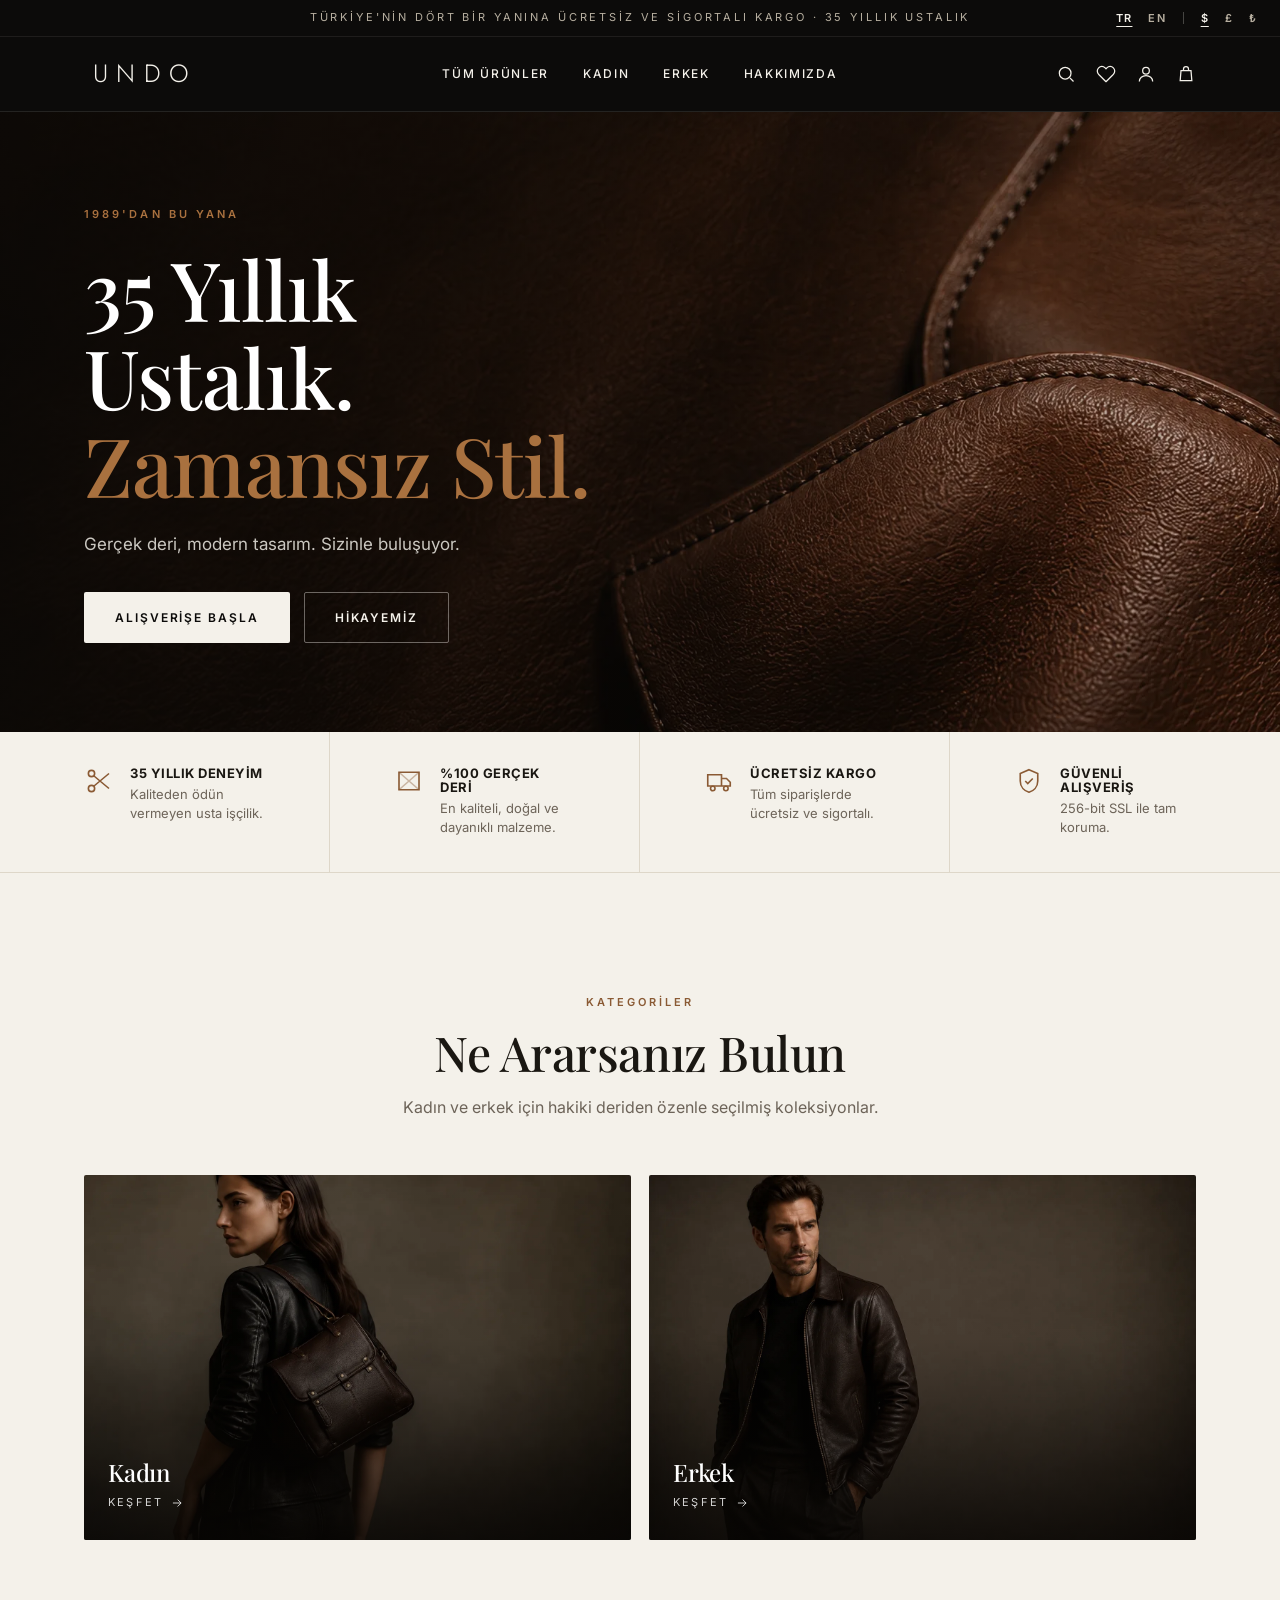
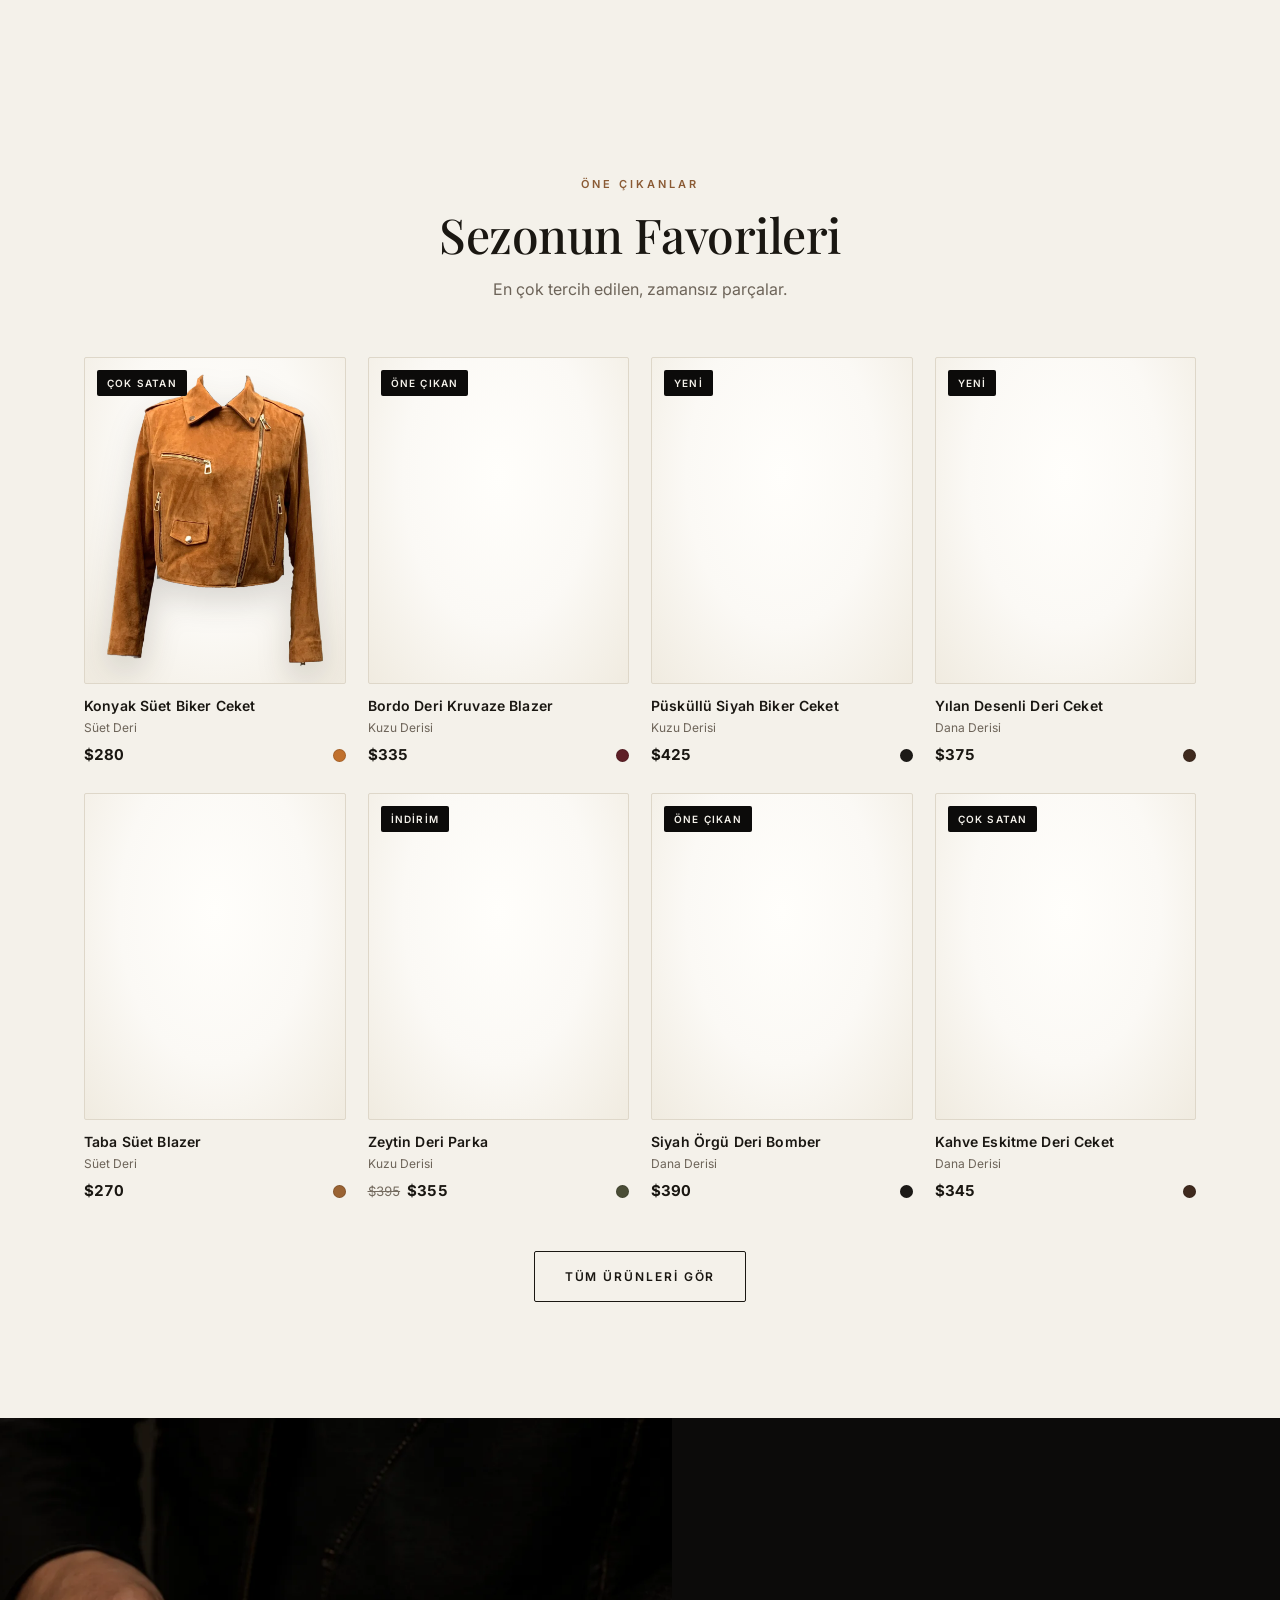
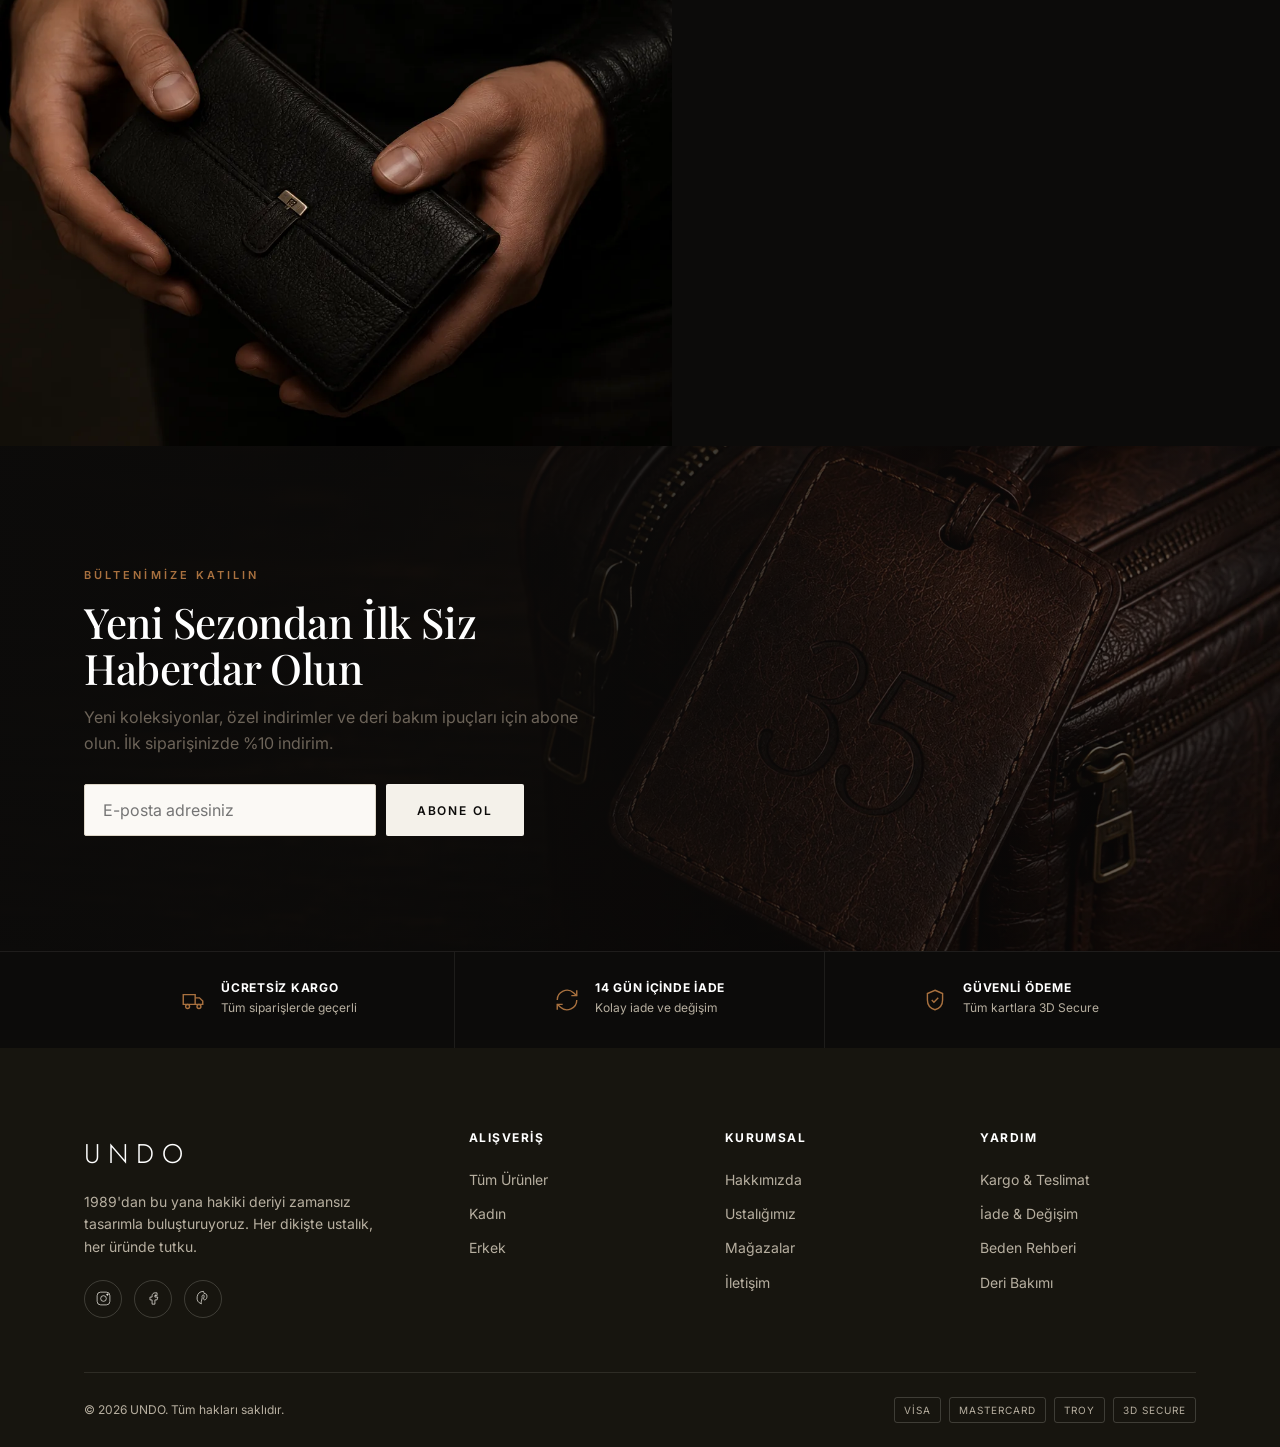
<file: index.html>
<!DOCTYPE html>
<html lang="tr">
<head>
<meta charset="UTF-8">
<meta name="viewport" content="width=device-width, initial-scale=1">
<script src="js/i18n.js"></script>
<title>UNDO — Hakiki Deri Ceket & Palto</title>
<meta name="description" content="35 yıllık ustalık. Zamansız stil. Hakiki deriden el yapımı ceket, palto ve deri giyim koleksiyonu.">
<link rel="icon" href="assets/favicon.svg" type="image/svg+xml">
<meta name="theme-color" content="#0c0b0a">
<link rel="preconnect" href="https://fonts.googleapis.com">
<link rel="preconnect" href="https://fonts.gstatic.com" crossorigin>
<link href="https://fonts.googleapis.com/css2?family=Playfair+Display:ital,wght@0,400;0,500;0,600;1,400;1,500&family=Inter:wght@400;500;600;700&family=Jost:wght@300;400;500&display=swap" rel="stylesheet">
<link rel="stylesheet" href="css/style.css">
</head>
<body data-page="home" data-nav="">
<div id="site-header"></div>

<!-- HERO -->
<section class="hero">
  <div class="hero-bg" id="hero-bg"></div>
  <div class="hero-inner">
    <div class="hero-copy">
      <span class="eyebrow" style="color:var(--caramel)">1989'dan bu yana</span>
      <h1>35 Yıllık Ustalık.<span class="thin">Zamansız Stil.</span></h1>
      <p>Gerçek deri, modern tasarım. Sizinle buluşuyor.</p>
      <div class="hero-cta">
        <a href="shop.html" class="btn btn-solid">Alışverişe Başla</a>
        <a href="about.html" class="btn btn-ghost-dark">Hikayemiz</a>
      </div>
    </div>
  </div>
</section>

<!-- FEATURES -->
<section class="features">
  <div class="wrap" style="padding-inline:0">
    <div class="features-grid" id="feature-strip"></div>
  </div>
</section>

<!-- CATEGORIES -->
<section class="section">
  <div class="wrap">
    <div class="section-head reveal">
      <span class="eyebrow">Kategoriler</span>
      <h2>Ne Ararsanız Bulun</h2>
      <p>Kadın ve erkek için hakiki deriden özenle seçilmiş koleksiyonlar.</p>
    </div>
    <div class="cat-grid reveal" id="home-cats"></div>
  </div>
</section>

<!-- FEATURED PRODUCTS -->
<section class="section">
  <div class="wrap">
    <div class="section-head reveal">
      <span class="eyebrow">Öne Çıkanlar</span>
      <h2>Sezonun Favorileri</h2>
      <p>En çok tercih edilen, zamansız parçalar.</p>
    </div>
    <div class="product-grid cols-4 reveal" id="home-products"></div>
    <div class="center" style="margin-top:48px">
      <a href="shop.html" class="btn btn-outline">Tüm Ürünleri Gör</a>
    </div>
  </div>
</section>

<!-- STORY BAND -->
<section class="story">
  <div class="story-grid">
    <!-- SOL: görsel. Video hazır olunca bu <img> yerine:
         <video src="assets/VIDEO.mp4" poster="assets/hero.webp" controls playsinline></video> -->
    <div class="story-media">
      <img src="assets/cat-aksesuar.webp" alt="Usta elleri arasında işlenmiş deri" loading="lazy" decoding="async">
    </div>
    <!-- SAĞ: metin + mühür görseli (arka planda) -->
    <div class="story-copy story-seal reveal">
      <span class="eyebrow" style="color:var(--caramel)">Ustalığın Hikayesi</span>
      <h2>Her dikişte bir hikaye,<br><em>her üründe bir iz.</em></h2>
      <p>1989'dan bu yana en kaliteli derileri ustalıkla şekillendiriyor, zamana meydan okuyan ürünler tasarlıyoruz. Çünkü bizim için deri sadece bir malzeme değil, bir mirastır.</p>
      <p>Kullandıkça yumuşayan, size özel bir patina kazanan parçalar üretiyoruz — bir sezonluk değil, bir ömürlük.</p>
      <a href="about.html" class="btn btn-ghost-dark">Hakkımızda</a>
    </div>
  </div>
</section>

<!-- NEWSLETTER -->
<section class="section news news-photo">
  <div class="wrap">
    <div class="news-inner reveal">
      <span class="eyebrow">Bültenimize Katılın</span>
      <h2>Yeni Sezondan İlk Siz Haberdar Olun</h2>
      <p>Yeni koleksiyonlar, özel indirimler ve deri bakım ipuçları için abone olun. İlk siparişinizde %10 indirim.</p>
      <form class="news-form" onsubmit="event.preventDefault(); this.reset(); toast('Teşekkürler! Aboneliğiniz alındı.');">
        <input type="email" placeholder="E-posta adresiniz" required>
        <button class="btn btn-solid" type="submit">Abone Ol</button>
      </form>
    </div>
  </div>
</section>

<div id="site-footer"></div>

<script src="js/products.js"></script>
<script src="js/auth.js"></script>
<script src="js/app.js"></script>
<script>
  // hero görseli
  document.getElementById("hero-bg").innerHTML = `<img src="${ASSETS.hero}" alt="">`;
  // feature strip
  document.getElementById("feature-strip").innerHTML = [
    [IC.scissors,"35 Yıllık Deneyim","Kaliteden ödün vermeyen usta işçilik."],
    [IC.leather,"%100 Gerçek Deri","En kaliteli, doğal ve dayanıklı malzeme."],
    [IC.truck,"Ücretsiz Kargo","Tüm siparişlerde ücretsiz ve sigortalı."],
    [IC.shield,"Güvenli Alışveriş","256-bit SSL ile tam koruma."],
  ].map(([ic,t,p])=>`<div class="feature">${ic}<div><h4>${t}</h4><p>${p}</p></div></div>`).join("");
</script>
</body>
</html>
</file>
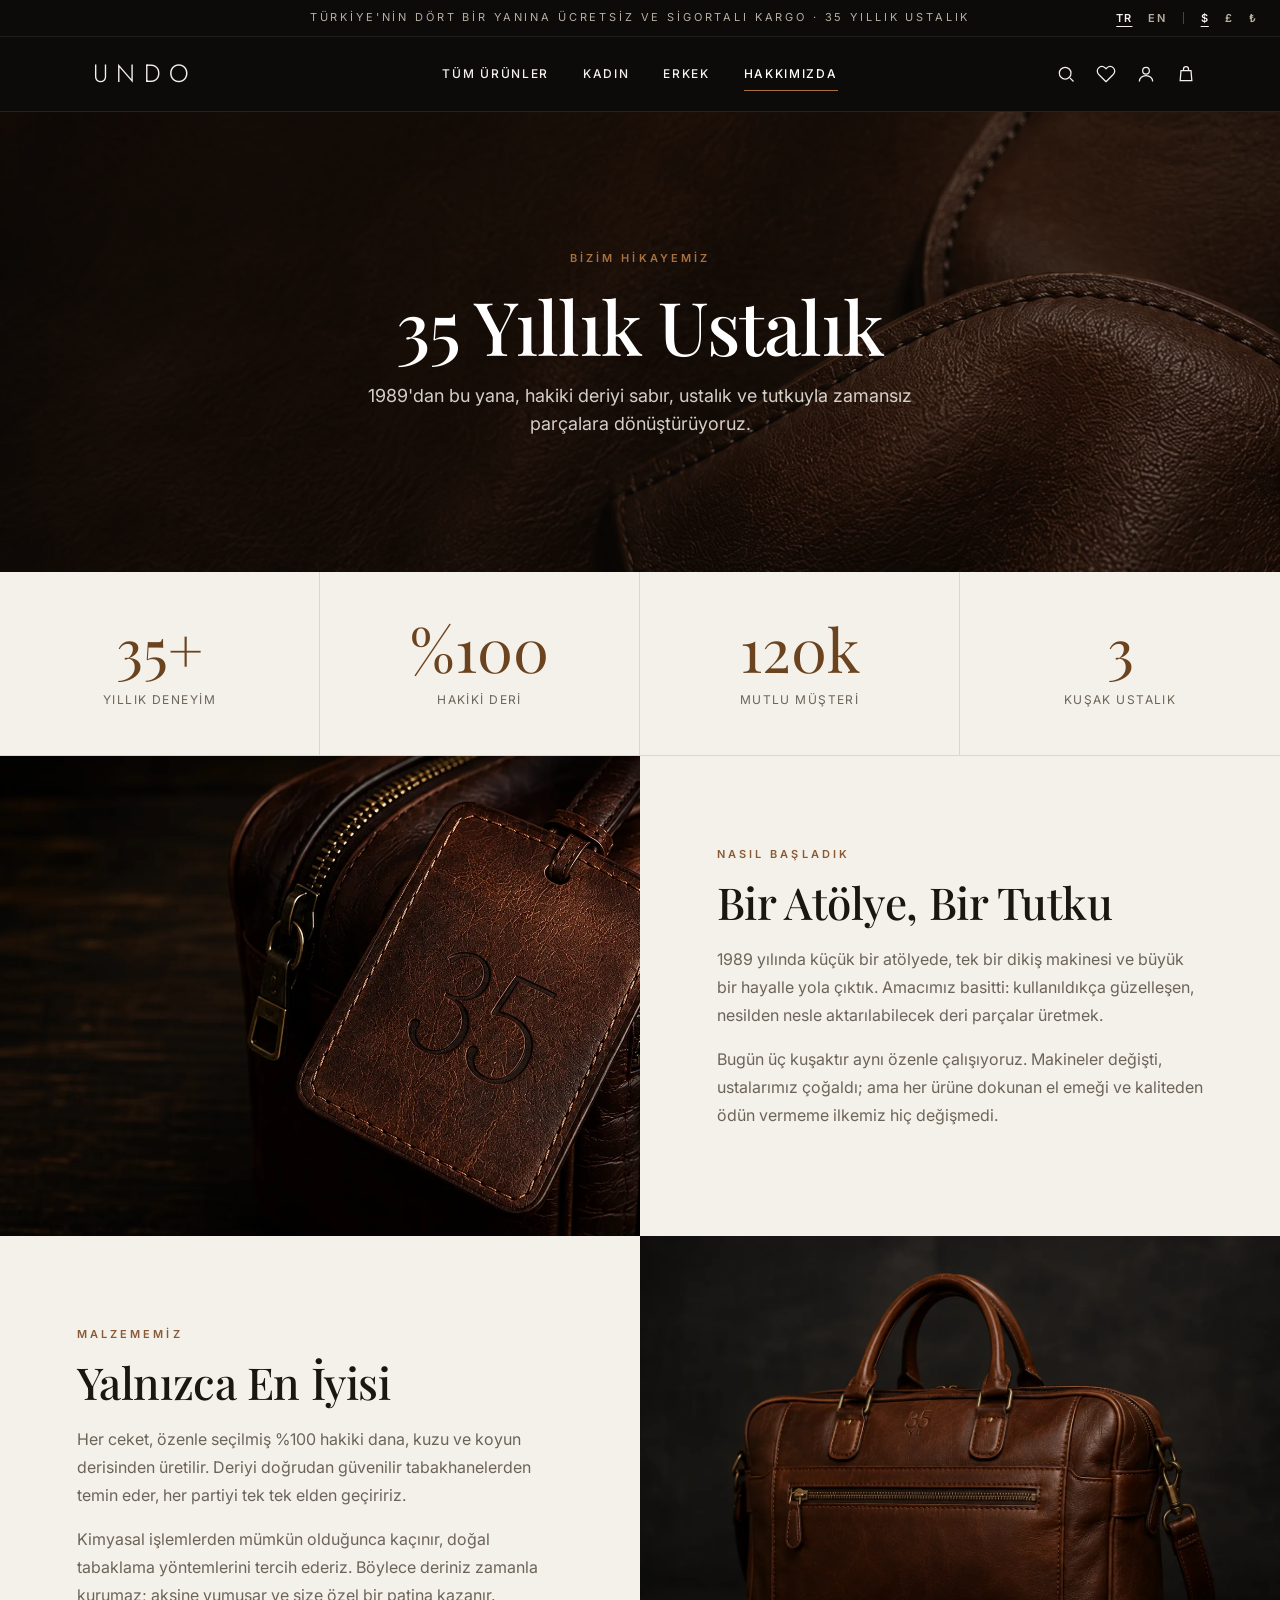
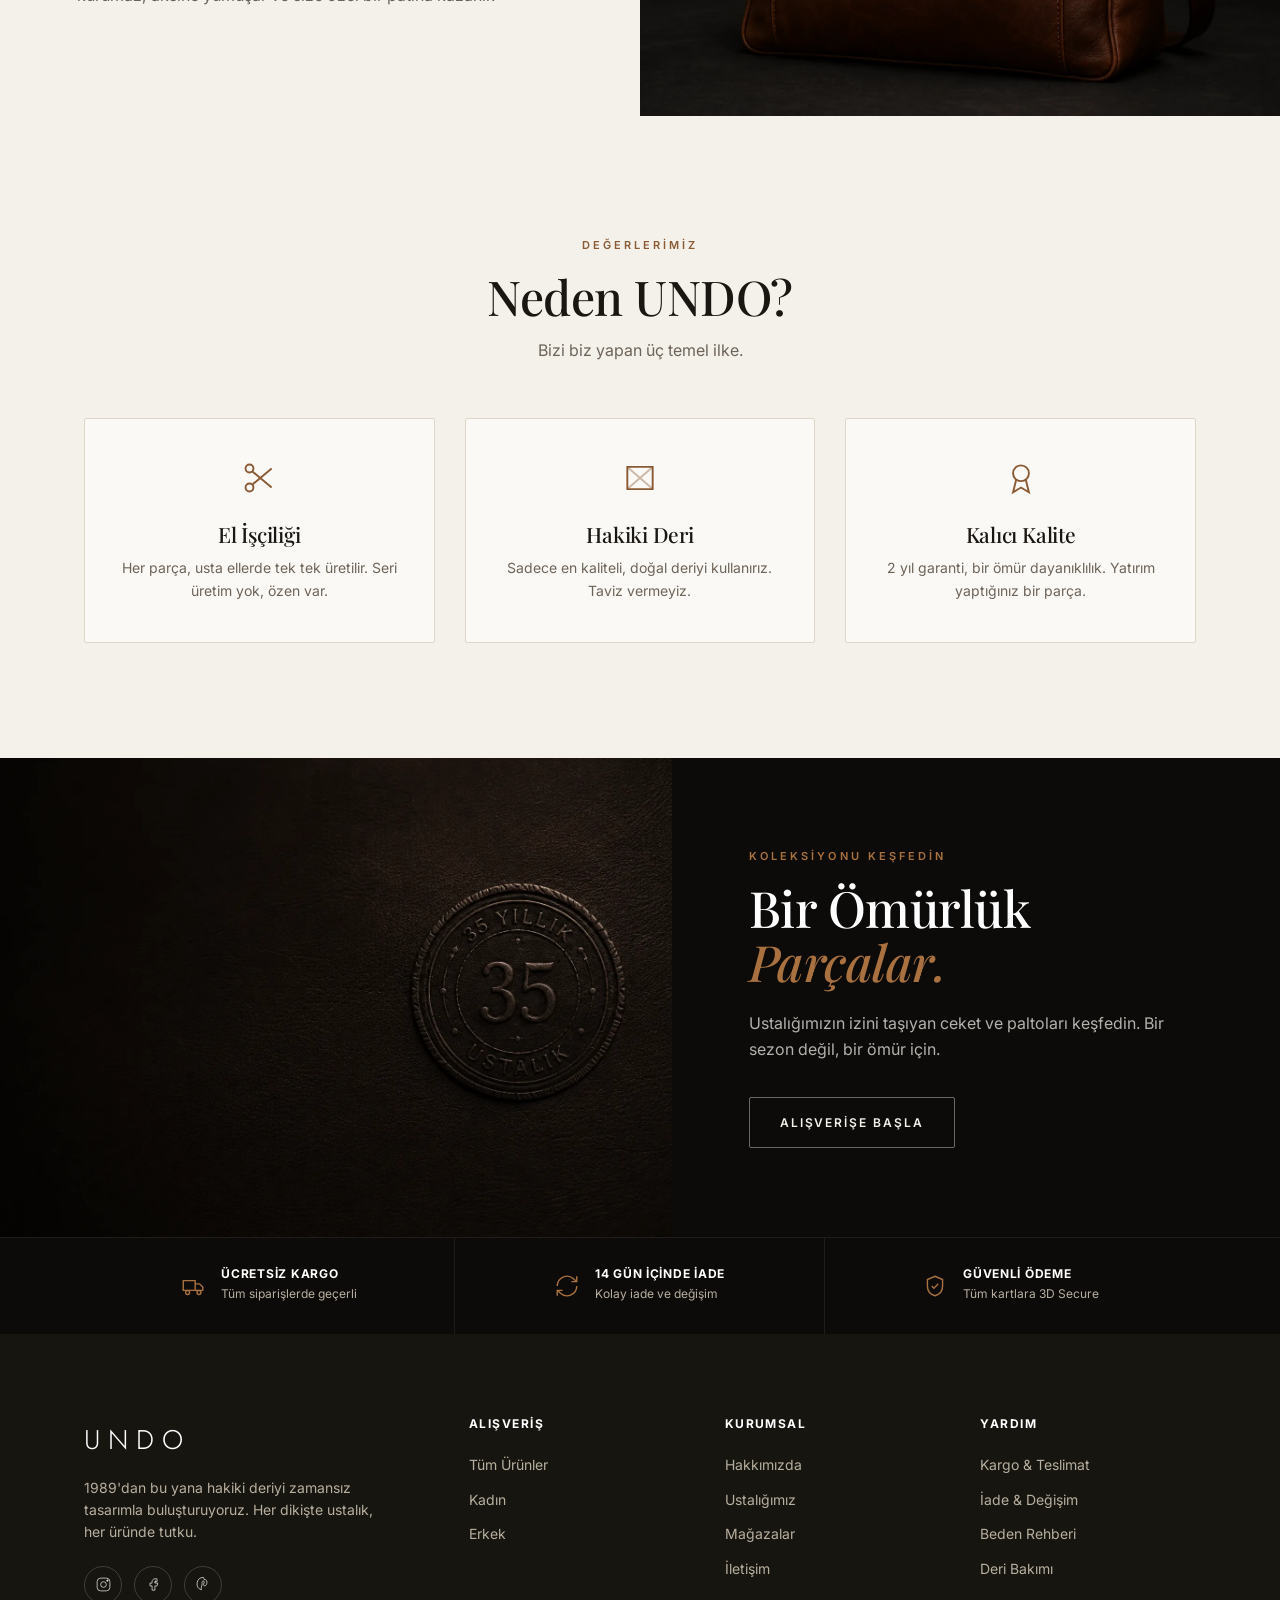
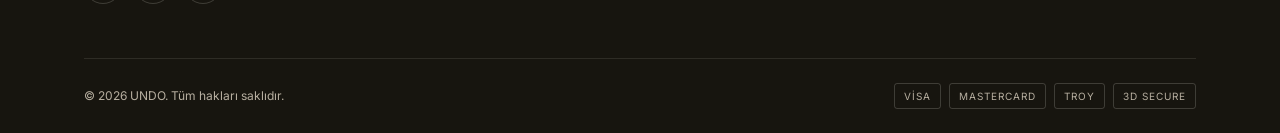
<file: about.html>
<!DOCTYPE html>
<html lang="tr">
<head>
<meta charset="UTF-8">
<meta name="viewport" content="width=device-width, initial-scale=1">
<script src="js/i18n.js"></script>
<title>Hakkımızda · UNDO</title>
<meta name="description" content="1989'dan bu yana hakiki deriyi zamansız tasarımla buluşturan UNDO'nun hikayesi.">
<link rel="icon" href="assets/favicon.svg" type="image/svg+xml">
<meta name="theme-color" content="#0c0b0a">
<link rel="preconnect" href="https://fonts.googleapis.com">
<link rel="preconnect" href="https://fonts.gstatic.com" crossorigin>
<link href="https://fonts.googleapis.com/css2?family=Playfair+Display:ital,wght@0,400;0,500;0,600;1,400;1,500&family=Inter:wght@400;500;600;700&family=Jost:wght@300;400;500&display=swap" rel="stylesheet">
<link rel="stylesheet" href="css/style.css">
</head>
<body data-page="about" data-nav="Hakkımızda">
<div id="site-header"></div>

<!-- HERO -->
<section class="about-hero">
  <div class="hero-bg" id="about-bg"></div>
  <div class="about-hero-inner">
    <span class="eyebrow" style="color:var(--caramel)">Bizim Hikayemiz</span>
    <h1>35 Yıllık Ustalık</h1>
    <p>1989'dan bu yana, hakiki deriyi sabır, ustalık ve tutkuyla zamansız parçalara dönüştürüyoruz.</p>
  </div>
</section>

<!-- STATS -->
<section class="about-stats">
  <div class="stat"><div class="num">35+</div><div class="lbl">Yıllık Deneyim</div></div>
  <div class="stat"><div class="num">%100</div><div class="lbl">Hakiki Deri</div></div>
  <div class="stat"><div class="num">120k</div><div class="lbl">Mutlu Müşteri</div></div>
  <div class="stat"><div class="num">3</div><div class="lbl">Kuşak Ustalık</div></div>
</section>

<!-- STORY 1 -->
<section class="split">
  <div class="split-media"><img class="ph" id="about-img1" alt="Atölye"></div>
  <div class="split-copy reveal">
    <span class="eyebrow">Nasıl Başladık</span>
    <h2>Bir Atölye, Bir Tutku</h2>
    <p>1989 yılında küçük bir atölyede, tek bir dikiş makinesi ve büyük bir hayalle yola çıktık. Amacımız basitti: kullanıldıkça güzelleşen, nesilden nesle aktarılabilecek deri parçalar üretmek.</p>
    <p>Bugün üç kuşaktır aynı özenle çalışıyoruz. Makineler değişti, ustalarımız çoğaldı; ama her ürüne dokunan el emeği ve kaliteden ödün vermeme ilkemiz hiç değişmedi.</p>
  </div>
</section>

<!-- STORY 2 -->
<section class="split rev">
  <div class="split-media"><img class="ph" id="about-img2" alt="Deri seçimi"></div>
  <div class="split-copy reveal">
    <span class="eyebrow">Malzememiz</span>
    <h2>Yalnızca En İyisi</h2>
    <p>Her ceket, özenle seçilmiş %100 hakiki dana, kuzu ve koyun derisinden üretilir. Deriyi doğrudan güvenilir tabakhanelerden temin eder, her partiyi tek tek elden geçiririz.</p>
    <p>Kimyasal işlemlerden mümkün olduğunca kaçınır, doğal tabaklama yöntemlerini tercih ederiz. Böylece deriniz zamanla kurumaz; aksine yumuşar ve size özel bir patina kazanır.</p>
  </div>
</section>

<!-- VALUES -->
<section class="section">
  <div class="wrap">
    <div class="section-head reveal">
      <span class="eyebrow">Değerlerimiz</span>
      <h2>Neden UNDO?</h2>
      <p>Bizi biz yapan üç temel ilke.</p>
    </div>
    <div class="values-grid reveal" id="about-values"></div>
  </div>
</section>

<!-- CTA -->
<section class="story">
  <div class="story-grid">
    <div class="story-media"><img class="ph" id="about-img3" alt=""></div>
    <div class="story-copy reveal">
      <span class="eyebrow" style="color:var(--caramel)">Koleksiyonu Keşfedin</span>
      <h2>Bir Ömürlük<br><em>Parçalar.</em></h2>
      <p>Ustalığımızın izini taşıyan ceket ve paltoları keşfedin. Bir sezon değil, bir ömür için.</p>
      <a href="shop.html" class="btn btn-ghost-dark">Alışverişe Başla</a>
    </div>
  </div>
</section>

<div id="site-footer"></div>
<script src="js/products.js"></script>
<script src="js/auth.js"></script>
<script src="js/app.js"></script>
<script>
  document.getElementById("about-bg").innerHTML = `<img src="${ASSETS.hero}" alt="">`;
  document.getElementById("about-img1").src = ASSETS.footer;
  document.getElementById("about-img2").src = ASSETS.cat.koleksiyon;
  document.getElementById("about-img3").src = ASSETS.story;
  document.getElementById("about-values").innerHTML = [
    [IC.scissors,"El İşçiliği","Her parça, usta ellerde tek tek üretilir. Seri üretim yok, özen var."],
    [IC.leather,"Hakiki Deri","Sadece en kaliteli, doğal deriyi kullanırız. Taviz vermeyiz."],
    [IC.award,"Kalıcı Kalite","2 yıl garanti, bir ömür dayanıklılık. Yatırım yaptığınız bir parça."],
  ].map(([ic,t,p])=>`<div class="value-card">${ic}<h3>${t}</h3><p>${p}</p></div>`).join("");
</script>
</body>
</html>
</file>
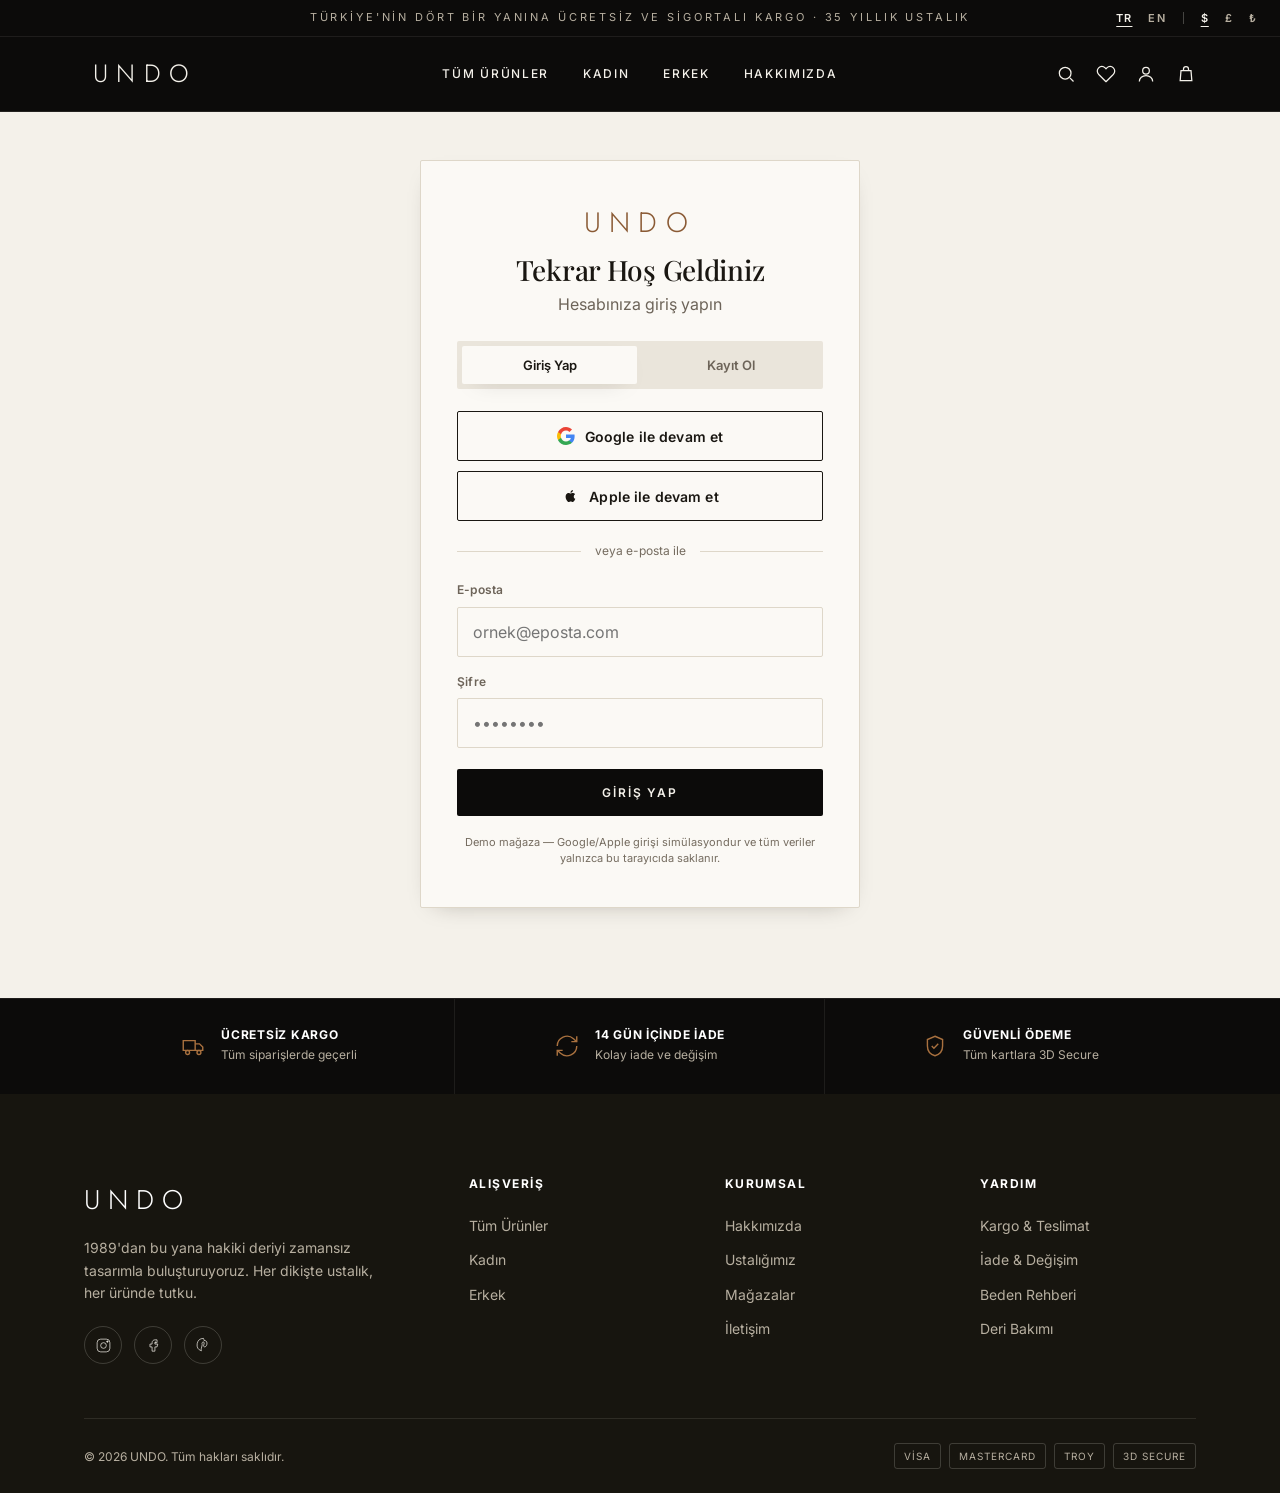
<file: account.html>
<!DOCTYPE html>
<html lang="tr">
<head>
<meta charset="UTF-8">
<meta name="viewport" content="width=device-width, initial-scale=1">
<script src="js/i18n.js"></script>
<title>Hesabım · UNDO</title>
<meta name="robots" content="noindex">
<link rel="icon" href="assets/favicon.svg" type="image/svg+xml">
<meta name="theme-color" content="#0c0b0a">
<link rel="preconnect" href="https://fonts.googleapis.com">
<link rel="preconnect" href="https://fonts.gstatic.com" crossorigin>
<link href="https://fonts.googleapis.com/css2?family=Playfair+Display:ital,wght@0,400;0,500;0,600;1,400;1,500&family=Inter:wght@400;500;600;700&family=Jost:wght@300;400;500&display=swap" rel="stylesheet">
<link rel="stylesheet" href="css/style.css">
</head>
<body data-page="account" data-nav="">
<div id="site-header"></div>

<div class="wrap account-wrap" id="account-root"></div>

<div id="site-footer"></div>
<script src="js/products.js"></script>
<script src="js/auth.js"></script>
<script src="js/app.js"></script>
</body>
</html>
</file>
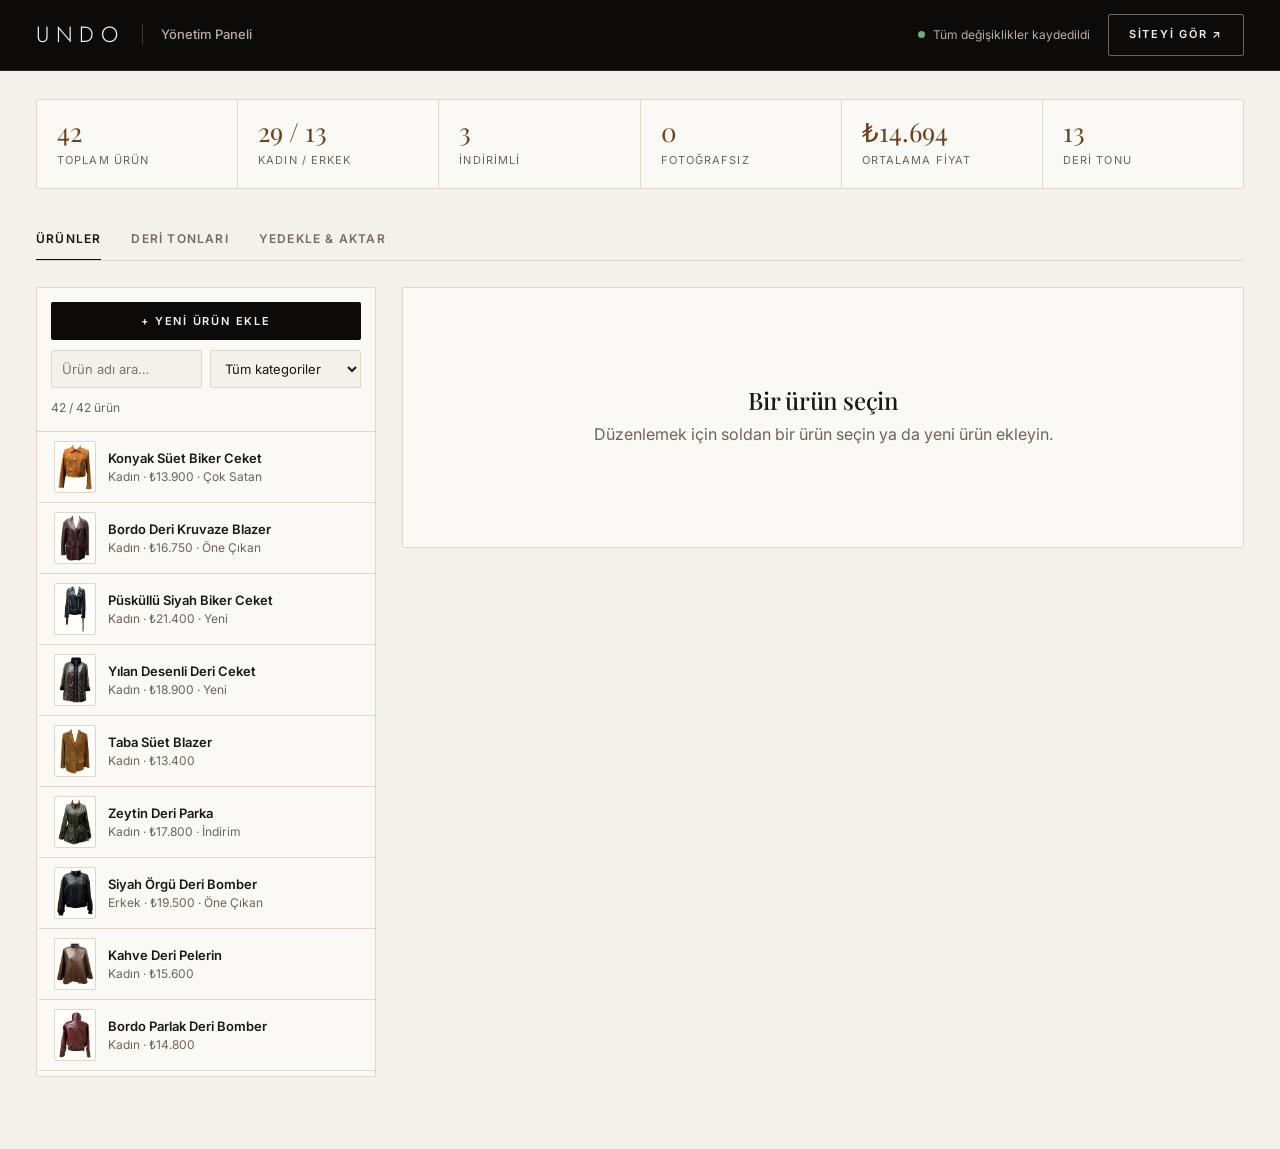
<file: admin.html>
<!DOCTYPE html>
<html lang="tr" data-i18n="off">
<head>
<meta charset="UTF-8">
<meta name="viewport" content="width=device-width, initial-scale=1">
<script src="js/i18n.js"></script>
<title>UNDO · Yönetim Paneli — Ürün Yönetimi</title>
<meta name="robots" content="noindex">
<link rel="icon" href="assets/favicon.svg" type="image/svg+xml">
<meta name="theme-color" content="#0c0b0a">
<link rel="preconnect" href="https://fonts.googleapis.com">
<link rel="preconnect" href="https://fonts.gstatic.com" crossorigin>
<link href="https://fonts.googleapis.com/css2?family=Playfair+Display:wght@400;500;600&family=Inter:wght@400;500;600;700&family=Jost:wght@300;400;500&display=swap" rel="stylesheet">
<link rel="stylesheet" href="css/style.css">
<link rel="stylesheet" href="css/admin.css">
</head>
<body class="admin">

<!-- ===== HEADER ===== -->
<header class="adm-header">
  <div class="adm-header-inner">
    <a href="index.html" class="adm-brand">
      <span class="mark">UNDO</span>
      <span class="adm-brand-txt">Yönetim Paneli</span>
    </a>
    <div class="adm-header-actions">
      <span id="save-status" class="save-status is-saved">Tüm değişiklikler kaydedildi</span>
      <a href="index.html" class="btn btn-outline btn-sm" target="_blank" rel="noopener">Siteyi Gör ↗</a>
    </div>
  </div>
</header>

<main class="adm-main">

  <!-- ===== STATS ===== -->
  <section class="adm-stats" id="adm-stats"></section>

  <!-- ===== TABS ===== -->
  <nav class="adm-tabs" role="tablist">
    <button class="adm-tab active" data-tab="tab-products" role="tab">Ürünler</button>
    <button class="adm-tab" data-tab="tab-tones" role="tab">Deri Tonları</button>
    <button class="adm-tab" data-tab="tab-backup" role="tab">Yedekle &amp; Aktar</button>
  </nav>

  <!-- ===== PRODUCTS ===== -->
  <section id="tab-products" class="adm-panel active" role="tabpanel">
    <div class="adm-split">
      <!-- list -->
      <div class="adm-list-col">
        <div class="adm-list-head">
          <button class="btn btn-solid btn-sm btn-block" id="new-product">+ Yeni Ürün Ekle</button>
          <div class="adm-list-filters">
            <input type="search" id="search" placeholder="Ürün adı ara…" aria-label="Ürün ara">
            <select id="filter-cat" aria-label="Kategori filtresi">
              <option value="all">Tüm kategoriler</option>
            </select>
          </div>
          <div class="adm-list-count" id="list-count"></div>
        </div>
        <div class="adm-list" id="product-list"></div>
      </div>
      <!-- editor -->
      <div class="adm-form-col">
        <div id="form-wrap" class="adm-form-wrap"></div>
      </div>
    </div>
  </section>

  <!-- ===== TONES ===== -->
  <section id="tab-tones" class="adm-panel" role="tabpanel">
    <div class="adm-section-head">
      <div>
        <h2>Deri Tonları / Renkler</h2>
        <p class="muted">Ürünlerde kullanılan renk paletini buradan yönetin. Renk noktaları ve mağaza filtresi bu listeden gelir; fotoğrafı olmayan ürünlerin yer tutucusu da bu tonu kullanır. Bir üründe kullanılan ton silinemez.</p>
      </div>
      <button class="btn btn-solid btn-sm" id="new-tone">+ Yeni Ton</button>
    </div>
    <div class="adm-tones" id="tone-list"></div>
  </section>

  <!-- ===== BACKUP ===== -->
  <section id="tab-backup" class="adm-panel" role="tabpanel">
    <div class="adm-section-head">
      <div>
        <h2>Yedekle &amp; Aktar</h2>
        <p class="muted">Panel değişiklikleri yalnızca bu tarayıcıda saklanır. Kataloğunu yedekle, başka bir cihaza taşı veya herkes için kalıcı olarak dosyaya göm.</p>
      </div>
    </div>
    <div class="adm-backup-grid">
      <div class="adm-card">
        <h3>JSON Yedek</h3>
        <p class="muted">Tüm ürün ve tonları tek dosyada indir. Yedekleme ve cihazlar arası taşıma için idealdir.</p>
        <div class="adm-card-actions">
          <button class="btn btn-solid btn-sm" id="export-json">JSON İndir</button>
          <button class="btn btn-outline btn-sm" id="import-json">JSON Yükle</button>
          <input type="file" id="import-json-file" accept="application/json,.json" hidden>
        </div>
      </div>
      <div class="adm-card">
        <h3>Kalıcı Gömme <span class="tag">products.js</span></h3>
        <p class="muted">Güncel kataloğu <code>js/products.js</code> dosyası olarak indir. İndirdiğin dosyayı proje içindeki <code>js/products.js</code> ile değiştirirsen değişiklikler kalıcı ve herkeste geçerli olur.</p>
        <div class="adm-card-actions">
          <button class="btn btn-solid btn-sm" id="export-js">products.js İndir</button>
        </div>
      </div>
      <div class="adm-card danger">
        <h3>Varsayılana Sıfırla</h3>
        <p class="muted">Panelde yapılan tüm değişiklikleri siler ve fabrika kataloğuna döner. Bu işlem geri alınamaz.</p>
        <div class="adm-card-actions">
          <button class="btn btn-outline btn-sm danger-btn" id="reset-all">Her Şeyi Sıfırla</button>
        </div>
      </div>
    </div>
  </section>

</main>

<!-- confirm/modal host -->
<div id="modal-host"></div>

<script src="js/products.js"></script>
<script src="js/auth.js"></script>
<script src="js/app.js"></script>
<script src="js/admin.js"></script>
</body>
</html>
</file>
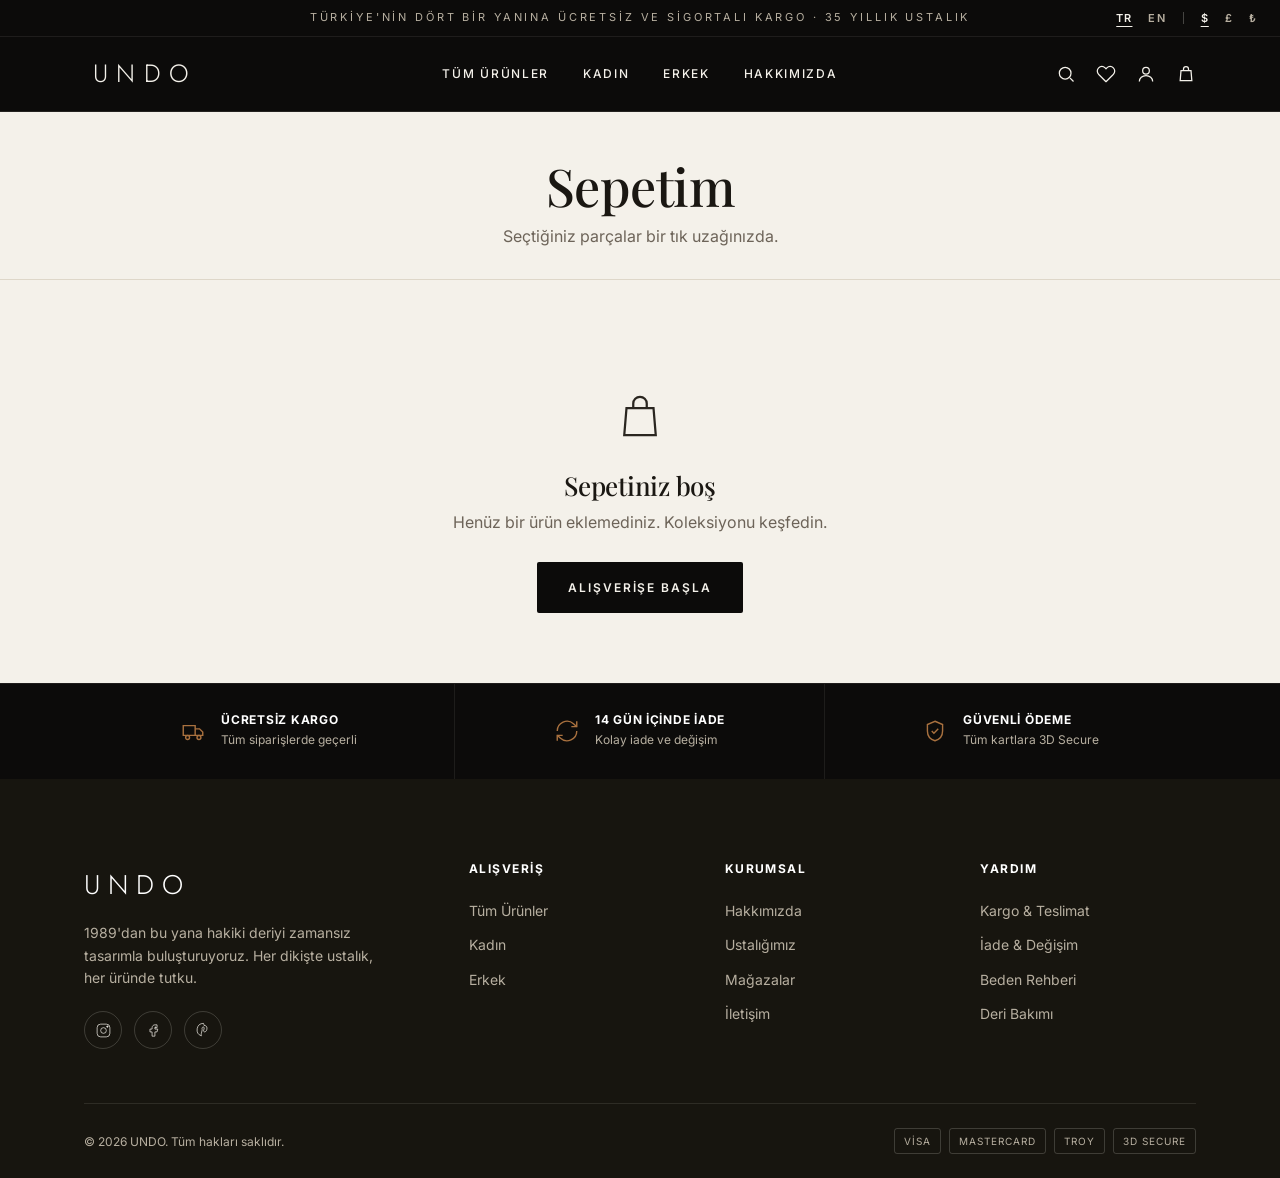
<file: cart.html>
<!DOCTYPE html>
<html lang="tr">
<head>
<meta charset="UTF-8">
<meta name="viewport" content="width=device-width, initial-scale=1">
<script src="js/i18n.js"></script>
<title>Sepetim · UNDO</title>
<link rel="icon" href="assets/favicon.svg" type="image/svg+xml">
<meta name="theme-color" content="#0c0b0a">
<link rel="preconnect" href="https://fonts.googleapis.com">
<link rel="preconnect" href="https://fonts.gstatic.com" crossorigin>
<link href="https://fonts.googleapis.com/css2?family=Playfair+Display:ital,wght@0,400;0,500;0,600;1,400;1,500&family=Inter:wght@400;500;600;700&family=Jost:wght@300;400;500&display=swap" rel="stylesheet">
<link rel="stylesheet" href="css/style.css">
</head>
<body data-page="cart" data-nav="">
<div id="site-header"></div>

<div class="page-hero">
  <div class="wrap">
    <h1>Sepetim</h1>
    <p>Seçtiğiniz parçalar bir tık uzağınızda.</p>
  </div>
</div>

<div class="wrap" id="cart-root">
  <!-- empty -->
  <div class="empty-state" id="cart-empty" style="display:none">
    <svg viewBox="0 0 24 24" fill="none" stroke="currentColor"><path d="M6 8h12l1 12H5L6 8Z"/><path d="M9 8V6a3 3 0 0 1 6 0v2"/></svg>
    <h3>Sepetiniz boş</h3>
    <p>Henüz bir ürün eklemediniz. Koleksiyonu keşfedin.</p>
    <a href="shop.html" class="btn btn-solid">Alışverişe Başla</a>
  </div>

  <!-- filled -->
  <div class="cart-layout" id="cart-layout">
    <div class="cart-items" id="cart-items"></div>
    <aside class="summary">
      <h3>Sipariş Özeti</h3>
      <div class="promo">
        <input type="text" placeholder="İndirim kodu">
        <button class="btn btn-outline btn-sm" onclick="toast('Kod uygulandı (demo)')">Uygula</button>
      </div>
      <div id="cart-summary"></div>
      <a href="checkout.html" class="btn btn-solid btn-block">Ödemeye Geç</a>
      <a href="shop.html" class="btn btn-outline btn-block" style="margin-top:10px">Alışverişe Devam Et</a>
    </aside>
  </div>
</div>

<div id="site-footer"></div>
<script src="js/products.js"></script>
<script src="js/auth.js"></script>
<script src="js/app.js"></script>
</body>
</html>
</file>
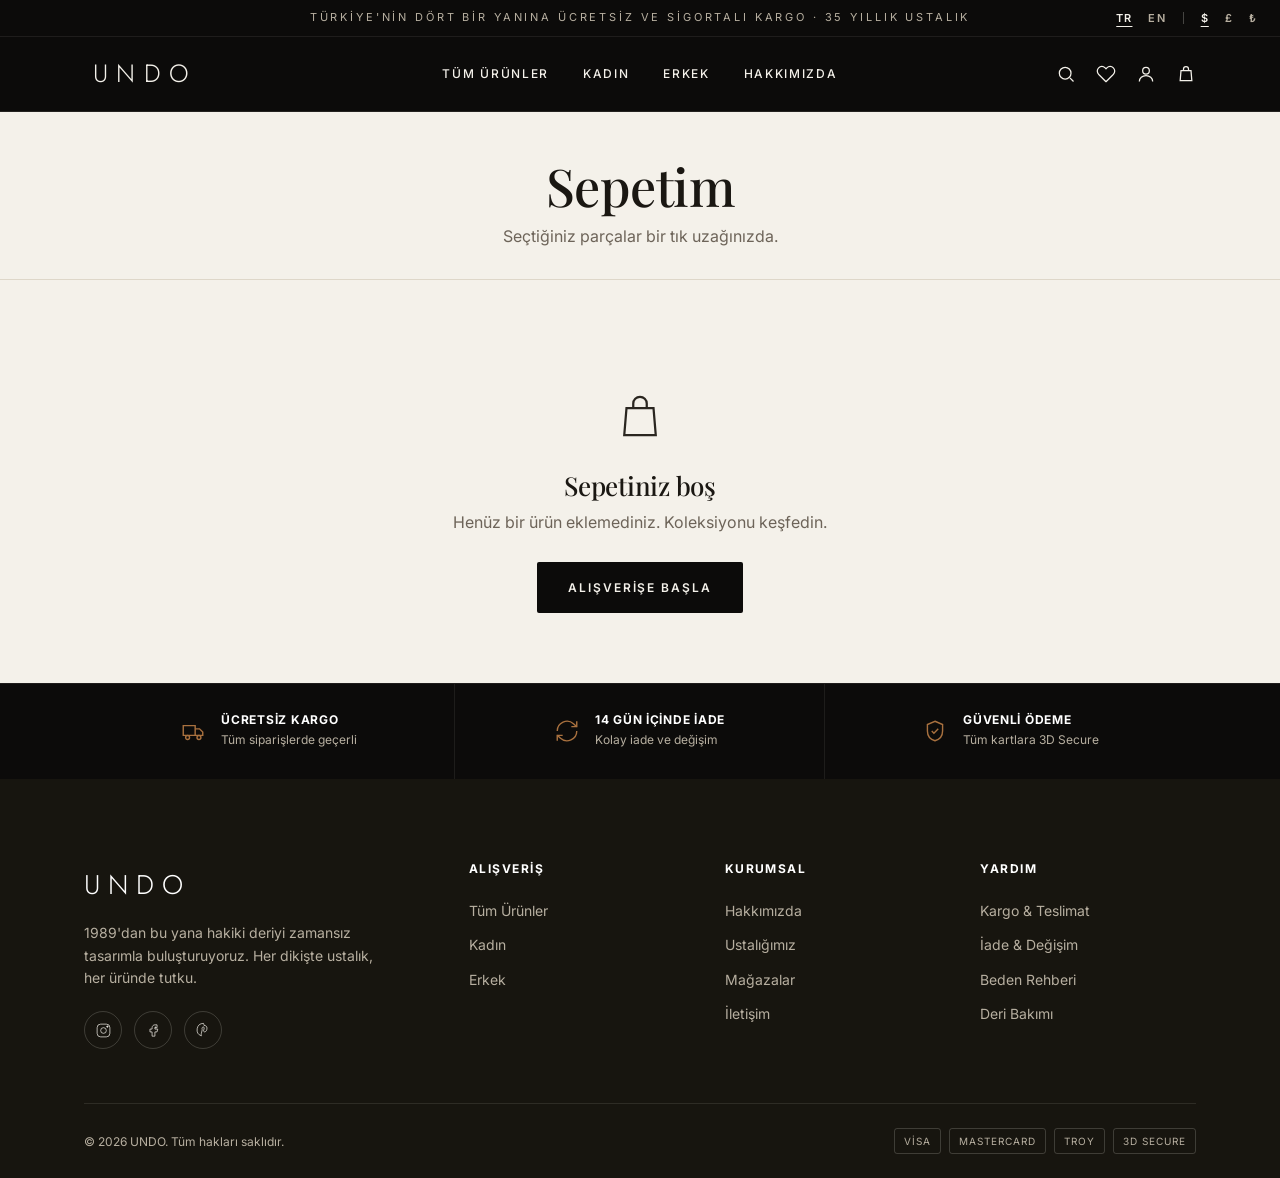
<file: checkout.html>
<!DOCTYPE html>
<html lang="tr">
<head>
<meta charset="UTF-8">
<meta name="viewport" content="width=device-width, initial-scale=1">
<script src="js/i18n.js"></script>
<title>Ödeme · UNDO</title>
<link rel="icon" href="assets/favicon.svg" type="image/svg+xml">
<meta name="theme-color" content="#0c0b0a">
<link rel="preconnect" href="https://fonts.googleapis.com">
<link rel="preconnect" href="https://fonts.gstatic.com" crossorigin>
<link href="https://fonts.googleapis.com/css2?family=Playfair+Display:ital,wght@0,400;0,500;0,600;1,400;1,500&family=Inter:wght@400;500;600;700&family=Jost:wght@300;400;500&display=swap" rel="stylesheet">
<link rel="stylesheet" href="css/style.css">
</head>
<body data-page="checkout" data-nav="">
<div id="site-header"></div>

<div class="page-hero">
  <div class="wrap">
    <h1>Ödeme</h1>
    <p>Güvenli ödeme — 256-bit SSL ile korunmaktadır.</p>
  </div>
</div>

<div class="wrap" id="checkout-root">
  <form class="checkout-layout" id="checkout-form">
    <div>
      <div class="form-section">
        <h3><span class="num">1</span> İletişim Bilgileri</h3>
        <div class="form-grid">
          <div class="field full"><label>E-posta</label><input type="email" name="email" required placeholder="ornek@eposta.com"></div>
          <div class="field"><label>Ad</label><input type="text" name="firstname" required placeholder="Adınız"></div>
          <div class="field"><label>Soyad</label><input type="text" name="lastname" required placeholder="Soyadınız"></div>
          <div class="field full"><label>Telefon <small>(yalnızca kargo bilgilendirmesi için)</small></label><input type="tel" name="phone" required placeholder="+90 5xx xxx xx xx"></div>
        </div>
      </div>

      <div class="form-section">
        <h3><span class="num">2</span> Teslimat Adresi</h3>
        <div class="form-grid">
          <div class="field full"><label>Adres</label><input type="text" name="address" required placeholder="Mahalle, cadde, sokak, no"></div>
          <div class="field"><label>Şehir</label><input type="text" name="city" required placeholder="İstanbul"></div>
          <div class="field"><label>İlçe</label><input type="text" required placeholder="Kadıköy"></div>
          <div class="field"><label>Posta Kodu <small>(isteğe bağlı)</small></label><input type="text" placeholder="34000"></div>
          <div class="field"><label>Ülke</label><select><option>Türkiye</option><option>Kıbrıs</option></select></div>
        </div>
      </div>

      <div class="form-section">
        <h3><span class="num">3</span> Ödeme Yöntemi</h3>
        <label class="pay-method active"><input type="radio" name="pay" checked> <span class="pm-label">Kredi / Banka Kartı</span></label>
        <div class="form-grid" style="margin:6px 0 12px">
          <div class="field full"><label>Kart Numarası</label><input type="text" placeholder="0000 0000 0000 0000"></div>
          <div class="field"><label>Son Kullanma</label><input type="text" placeholder="AA/YY"></div>
          <div class="field"><label>CVV</label><input type="text" placeholder="123"></div>
        </div>
        <label class="pay-method"><input type="radio" name="pay"> <span class="pm-label">Havale / EFT</span></label>
        <label class="pay-method"><input type="radio" name="pay"> <span class="pm-label">Kapıda Ödeme</span></label>
        <p style="font-size:12px;color:var(--text-mute);margin-top:14px">Bu bir demo mağazasıdır. Gerçek bir ödeme alınmaz; kart bilgileriniz hiçbir yere gönderilmez.</p>
      </div>
    </div>

    <aside class="summary">
      <h3>Siparişiniz</h3>
      <div id="order-lines" style="margin-bottom:18px"></div>
      <div id="checkout-summary"></div>
      <button class="btn btn-solid btn-block" id="place-order" style="margin-top:22px">Siparişi Tamamla</button>
      <a href="cart.html" class="btn btn-outline btn-block" style="margin-top:10px">Sepete Dön</a>
      <p style="font-size:11px;color:var(--text-mute);text-align:center;margin-top:16px">Siparişi tamamlayarak <a href="#" style="color:var(--tan)">satış sözleşmesini</a> kabul etmiş olursunuz.</p>
    </aside>
  </form>
</div>

<div id="site-footer"></div>
<script src="js/products.js"></script>
<script src="js/auth.js"></script>
<script src="js/app.js"></script>
</body>
</html>
</file>
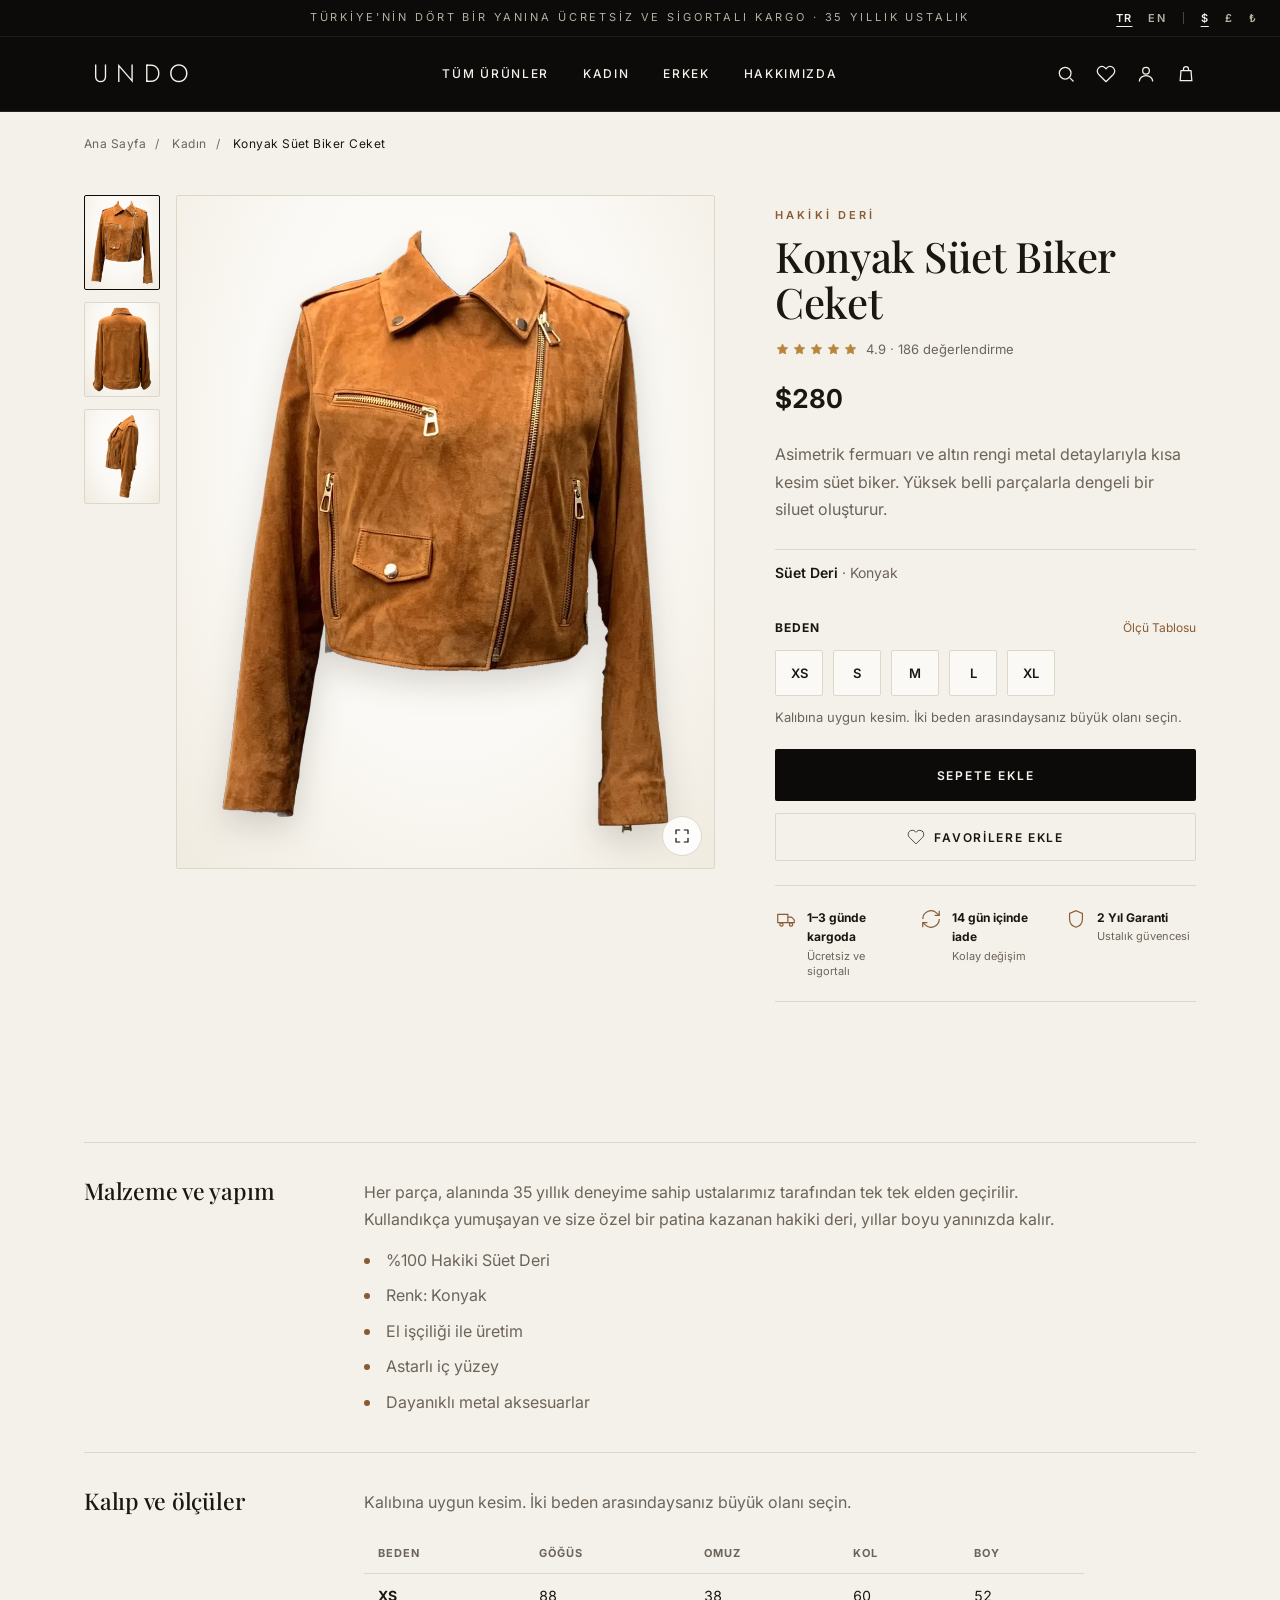
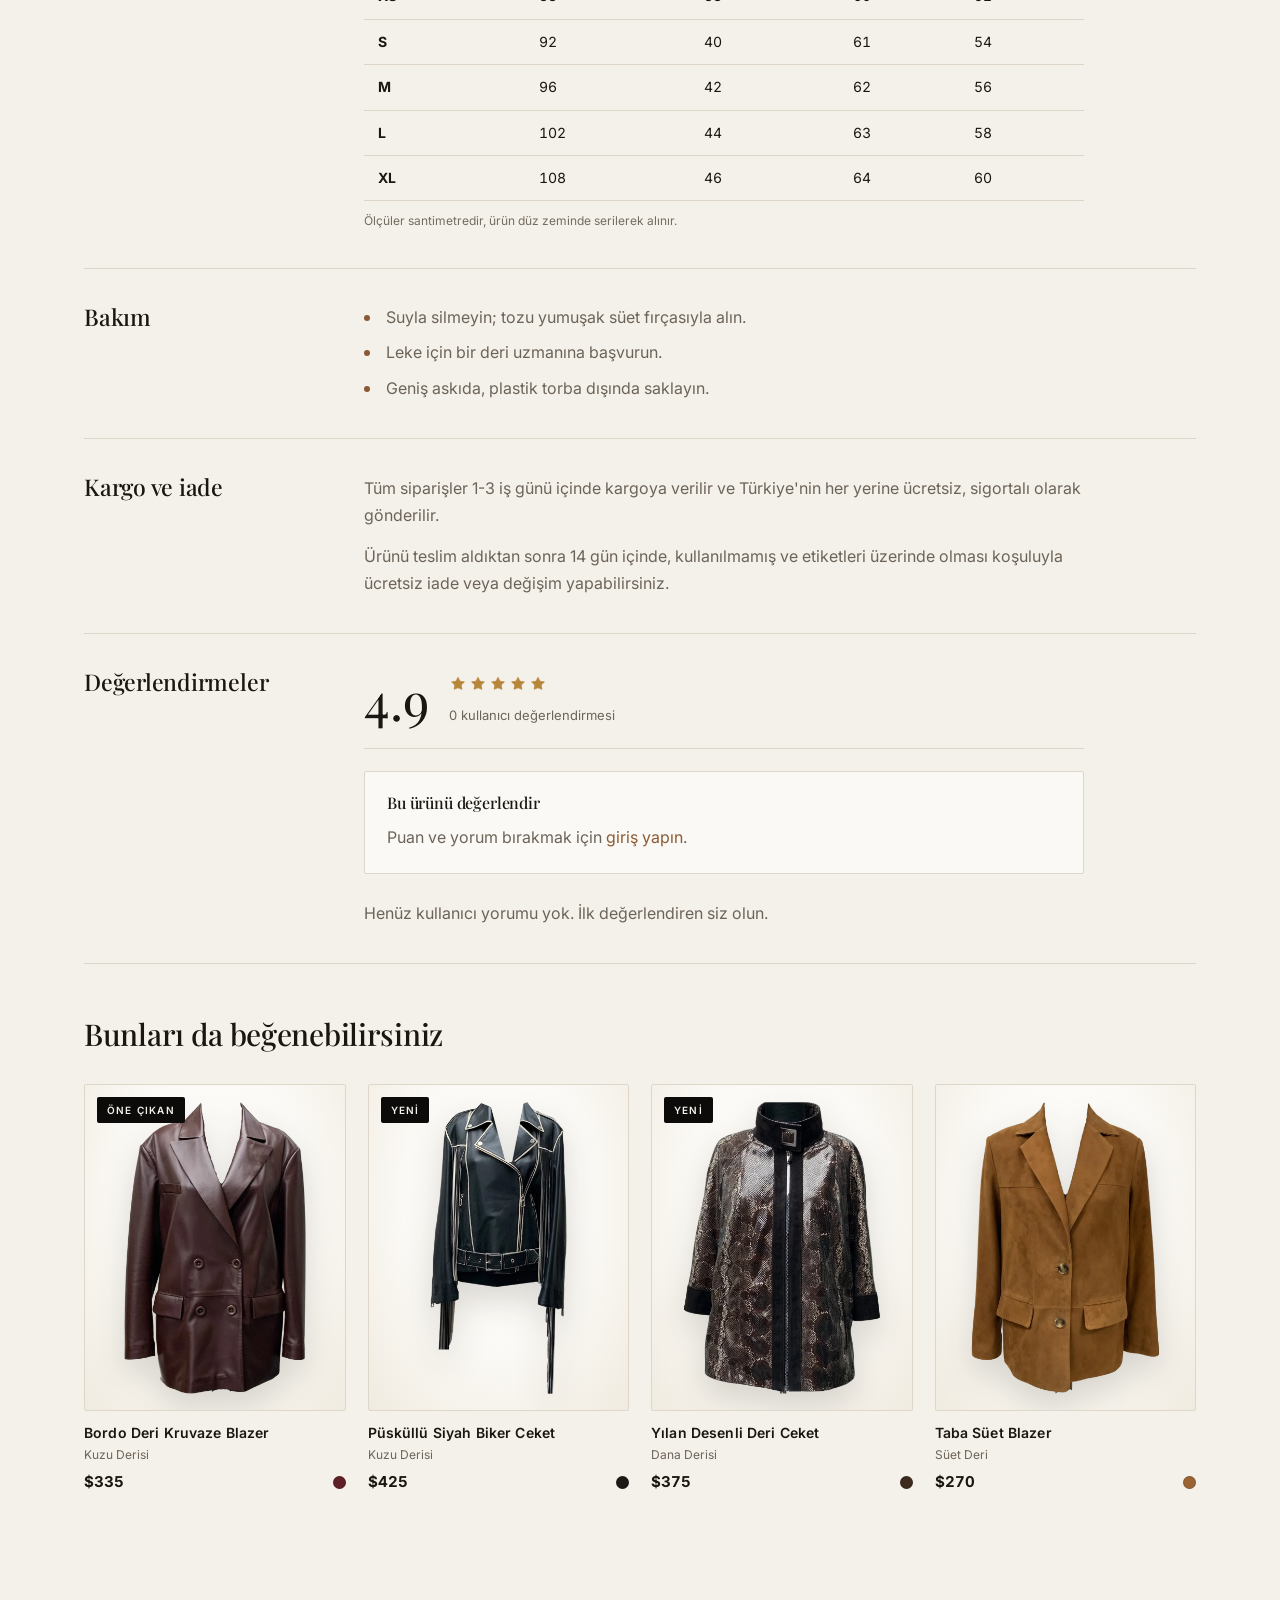
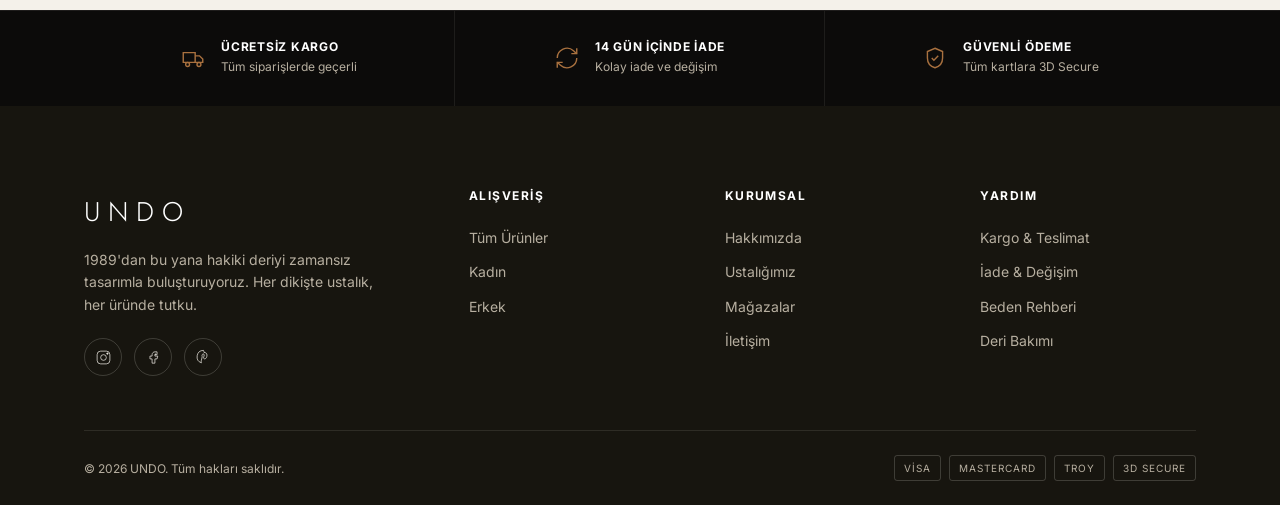
<file: product.html>
<!DOCTYPE html>
<html lang="tr">
<head>
<meta charset="UTF-8">
<meta name="viewport" content="width=device-width, initial-scale=1">
<script src="js/i18n.js"></script>
<title>Ürün · UNDO</title>
<meta name="description" content="Hakiki deri ceket — el işçiliği ile üretilmiştir.">
<link rel="icon" href="assets/favicon.svg" type="image/svg+xml">
<meta name="theme-color" content="#0c0b0a">
<link rel="preconnect" href="https://fonts.googleapis.com">
<link rel="preconnect" href="https://fonts.gstatic.com" crossorigin>
<link href="https://fonts.googleapis.com/css2?family=Playfair+Display:ital,wght@0,400;0,500;0,600;1,400;1,500&family=Inter:wght@400;500;600;700&family=Jost:wght@300;400;500&display=swap" rel="stylesheet">
<link rel="stylesheet" href="css/style.css">
</head>
<body data-page="product" data-nav="">
<div id="site-header"></div>

<div class="wrap" id="pdp-root">
  <nav class="breadcrumb">
    <a href="index.html">Ana Sayfa</a><span class="sep">/</span>
    <a href="shop.html" id="pdp-crumb-cat">Koleksiyon</a><span class="sep">/</span>
    <span class="current" id="pdp-crumb">Ürün</span>
  </nav>

  <div class="pdp">
    <!-- GALLERY -->
    <div class="gallery">
      <div class="thumbs" id="pdp-thumbs"></div>
      <div class="main-image" id="pdp-main"></div>
    </div>

    <!-- INFO -->
    <div class="pdp-info">
      <span class="eyebrow">Hakiki Deri</span>
      <h1 id="pdp-name">Ürün</h1>
      <div class="rating" id="pdp-rating"></div>
      <div class="pdp-price" id="pdp-price"></div>
      <p class="pdp-desc" id="pdp-desc"></p>

      <p class="pdp-material" id="pdp-material"></p>

      <div id="pdp-color-row">
        <div class="opt-label">Renk <span id="pdp-colorname"></span></div>
        <div class="color-select" id="pdp-colors"></div>
      </div>

      <div class="opt-label">Beden <a href="#kalip" class="opt-link">Ölçü Tablosu</a></div>
      <div class="size-select" id="pdp-sizes"></div>
      <p class="fit-note" id="pdp-fit"></p>

      <div class="pdp-actions">
        <button class="btn btn-solid btn-block" onclick="pdpAddToCart()">Sepete Ekle</button>
      </div>
      <button class="pdp-wish-btn" id="pdp-wish" onclick="pdpToggleWish()"></button>
      <p class="pdp-contact" id="pdp-contact" hidden></p>

      <div class="pdp-assurances">
        <div class="assurance"><svg viewBox="0 0 24 24" fill="none" stroke="currentColor"><path d="M3 7h11v9H3zM14 10h4l3 3v3h-7z"/><circle cx="7" cy="18" r="1.8"/><circle cx="17.5" cy="18" r="1.8"/></svg><div><h5>1–3 günde kargoda</h5><p>Ücretsiz ve sigortalı</p></div></div>
        <div class="assurance"><svg viewBox="0 0 24 24" fill="none" stroke="currentColor"><path d="M3 12a9 9 0 0 1 15-6.7L21 8"/><path d="M21 3v5h-5"/><path d="M21 12a9 9 0 0 1-15 6.7L3 16"/><path d="M3 21v-5h5"/></svg><div><h5>14 gün içinde iade</h5><p>Kolay değişim</p></div></div>
        <div class="assurance"><svg viewBox="0 0 24 24" fill="none" stroke="currentColor"><path d="M12 3l7 3v6c0 5-3.5 8-7 9-3.5-1-7-4-7-9V6z"/></svg><div><h5>2 Yıl Garanti</h5><p>Ustalık güvencesi</p></div></div>
      </div>
    </div>
  </div>

  <!-- DETAYLAR: sekme yerine açık bölümler -->
  <div class="pdp-sections">
    <section class="pdp-section"><h2>Malzeme ve yapım</h2><div id="sec-material"></div></section>
    <section class="pdp-section" id="kalip"><h2>Kalıp ve ölçüler</h2><div id="sec-fit"></div></section>
    <section class="pdp-section"><h2>Bakım</h2><div id="sec-care"></div></section>
    <section class="pdp-section"><h2>Kargo ve iade</h2><div>
      <p>Tüm siparişler 1-3 iş günü içinde kargoya verilir ve Türkiye'nin her yerine ücretsiz, sigortalı olarak gönderilir.</p>
      <p>Ürünü teslim aldıktan sonra 14 gün içinde, kullanılmamış ve etiketleri üzerinde olması koşuluyla ücretsiz iade veya değişim yapabilirsiniz.</p>
    </div></section>
    <section class="pdp-section"><h2>Değerlendirmeler</h2><div id="tab-reviews"></div></section>
  </div>

  <!-- RELATED -->
  <section class="section" style="padding-top:40px">
    <div class="section-head" style="text-align:left;margin-bottom:34px;max-width:none">
      <h2 style="font-size:30px">Bunları da beğenebilirsiniz</h2>
    </div>
    <div class="product-grid cols-4" id="pdp-related"></div>
  </section>
</div>

<!-- TELEFONDA SABİT SATIN ALMA ÇUBUĞU -->
<div class="pdp-sticky" id="pdp-sticky">
  <div class="pdp-sticky-info"><strong id="pdp-sticky-name"></strong><span id="pdp-sticky-price"></span></div>
  <button type="button" class="btn btn-solid" id="pdp-sticky-btn" onclick="pdpStickyAction()">Beden Seç</button>
</div>

<!-- TAM EKRAN GÖRSEL -->
<div class="lightbox" id="lightbox" role="dialog" aria-modal="true" aria-label="Ürün görseli" hidden onclick="lightboxBackdrop(event)" onmousemove="lightboxMouseMove(event)" onwheel="lightboxWheel(event)" ontouchstart="lightboxTouchStart(event)" ontouchmove="lightboxTouchMove(event)" ontouchend="lightboxTouchEnd(event)">
  <button type="button" class="lb-close" aria-label="Kapat" onclick="closeLightbox()"><svg viewBox="0 0 24 24" fill="none" stroke="currentColor" stroke-width="1.6" stroke-linecap="round"><path d="M6 6l12 12M18 6L6 18"/></svg></button>
  <button type="button" class="lb-zoom" aria-label="Yakınlaştır" aria-pressed="false" onclick="lightboxToggleZoom()"><svg viewBox="0 0 24 24" fill="none" stroke="currentColor" stroke-width="1.6" stroke-linecap="round"><circle cx="11" cy="11" r="6.5"/><path d="M16 16l4.5 4.5M8 11h6"/><path class="lb-zoom-v" d="M11 8v6"/></svg></button>
  <button type="button" class="lb-nav lb-prev" aria-label="Önceki görsel" onclick="lightboxStep(-1)"><svg viewBox="0 0 24 24" fill="none" stroke="currentColor" stroke-width="1.6" stroke-linecap="round" stroke-linejoin="round"><path d="M15 5l-7 7 7 7"/></svg></button>
  <figure class="lb-figure">
    <img id="lb-img" alt="" draggable="false" onclick="lightboxImgClick(event)">
    <figcaption id="lb-caption" aria-live="polite"></figcaption>
  </figure>
  <button type="button" class="lb-nav lb-next" aria-label="Sonraki görsel" onclick="lightboxStep(1)"><svg viewBox="0 0 24 24" fill="none" stroke="currentColor" stroke-width="1.6" stroke-linecap="round" stroke-linejoin="round"><path d="M9 5l7 7-7 7"/></svg></button>
</div>

<div id="site-footer"></div>
<script src="js/products.js"></script>
<script src="js/auth.js"></script>
<script src="js/app.js"></script>
</body>
</html>
</file>
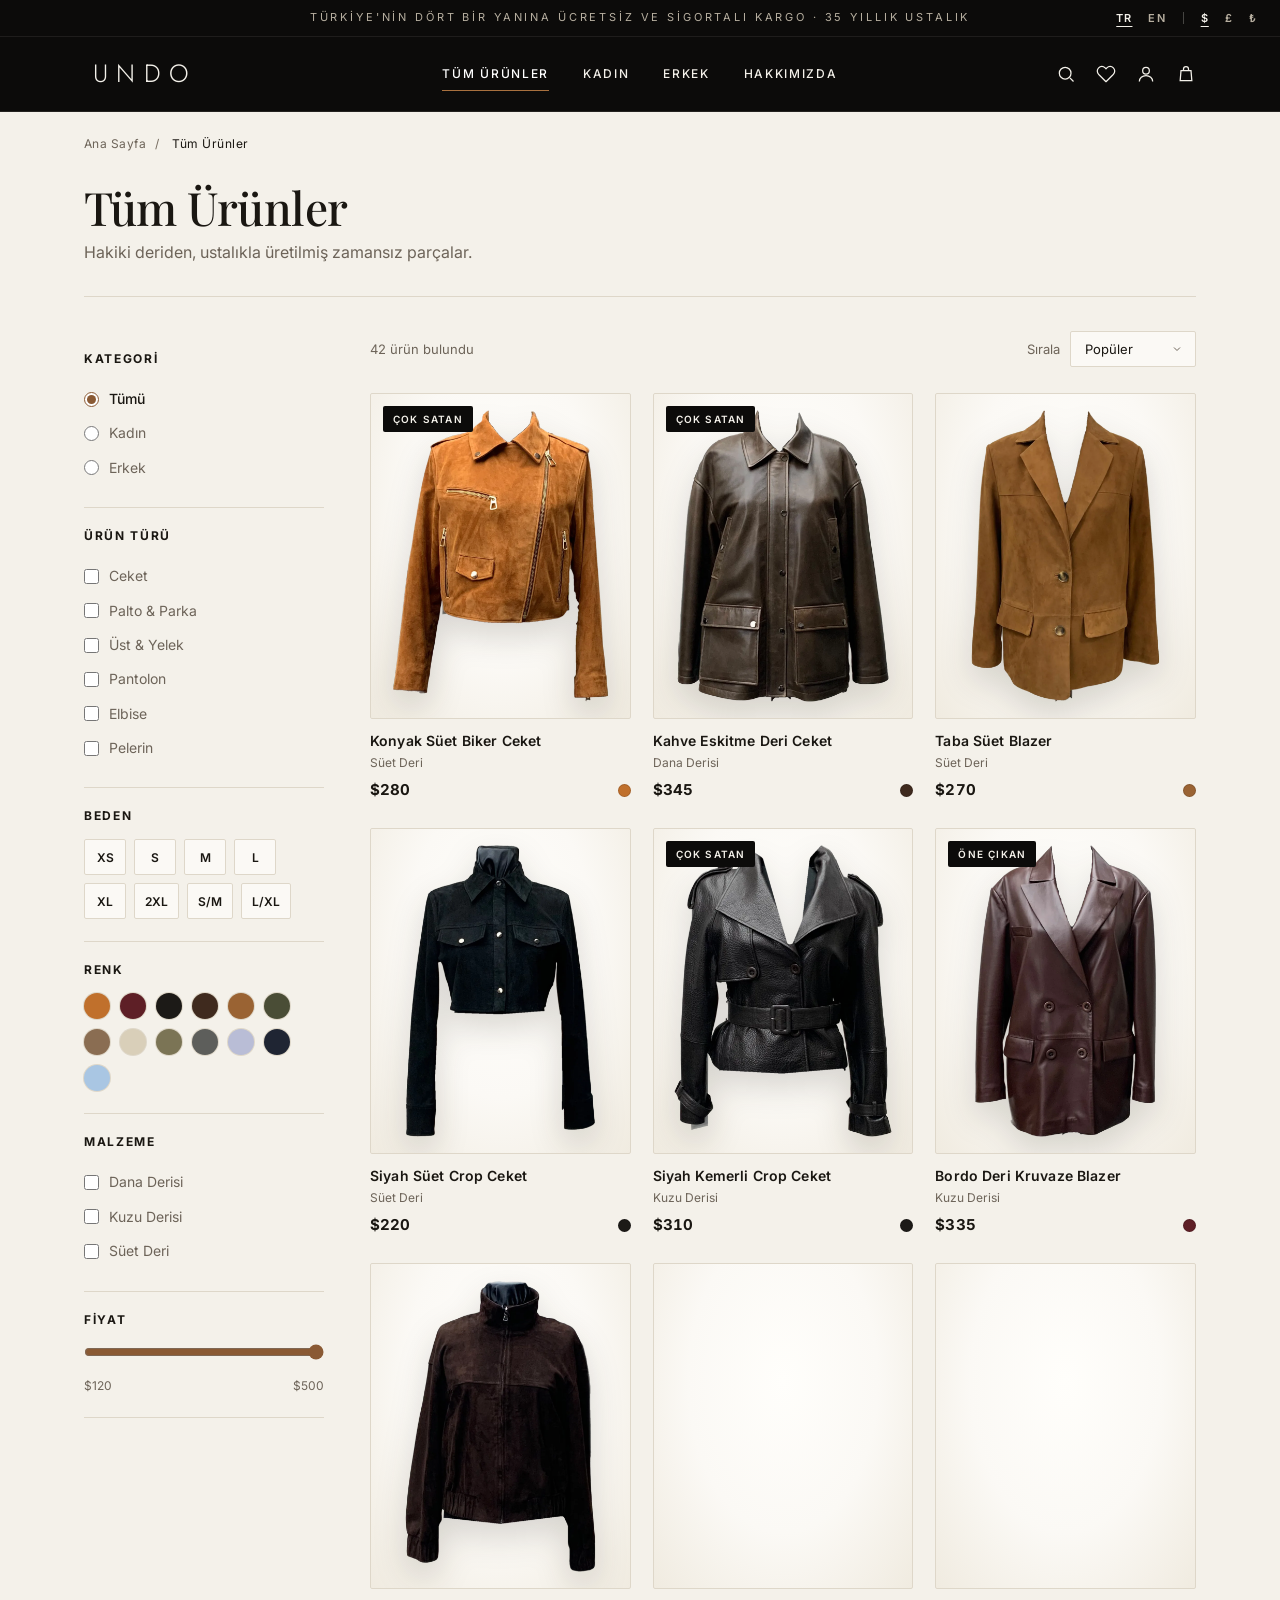
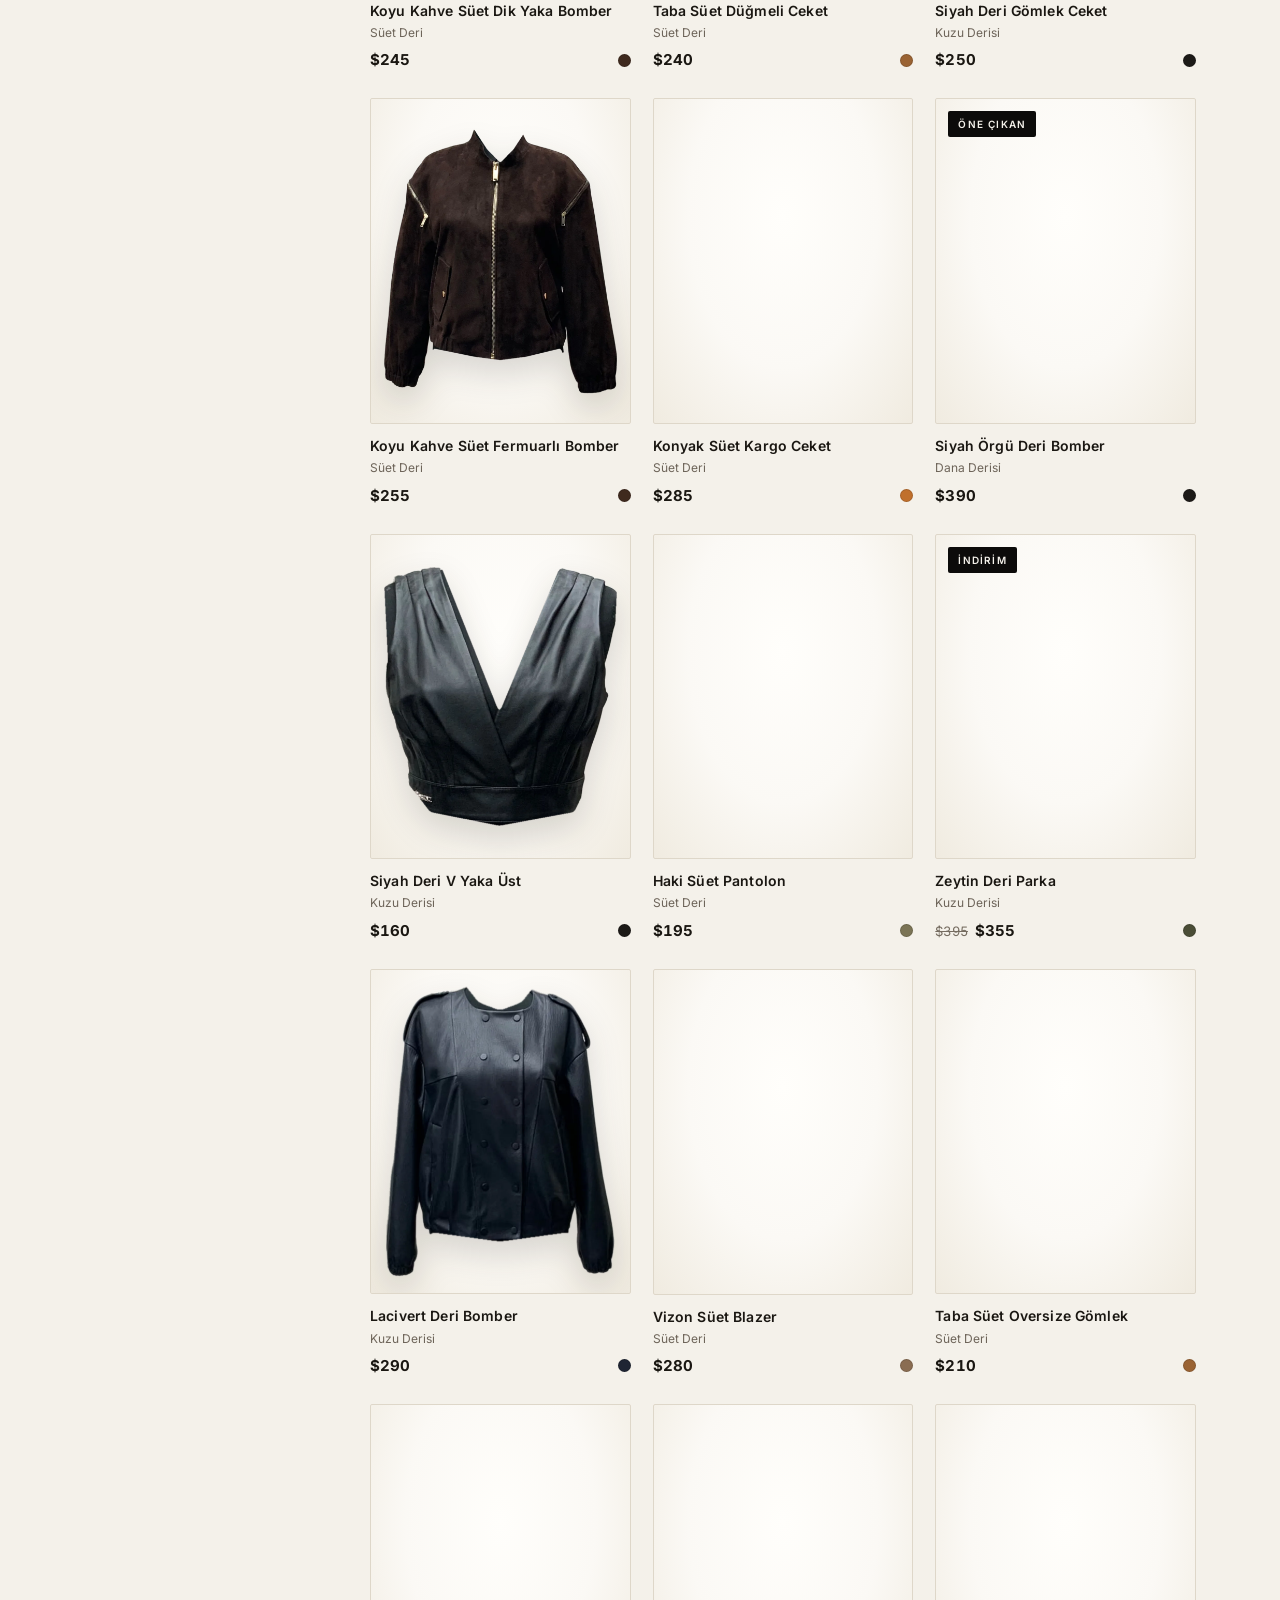
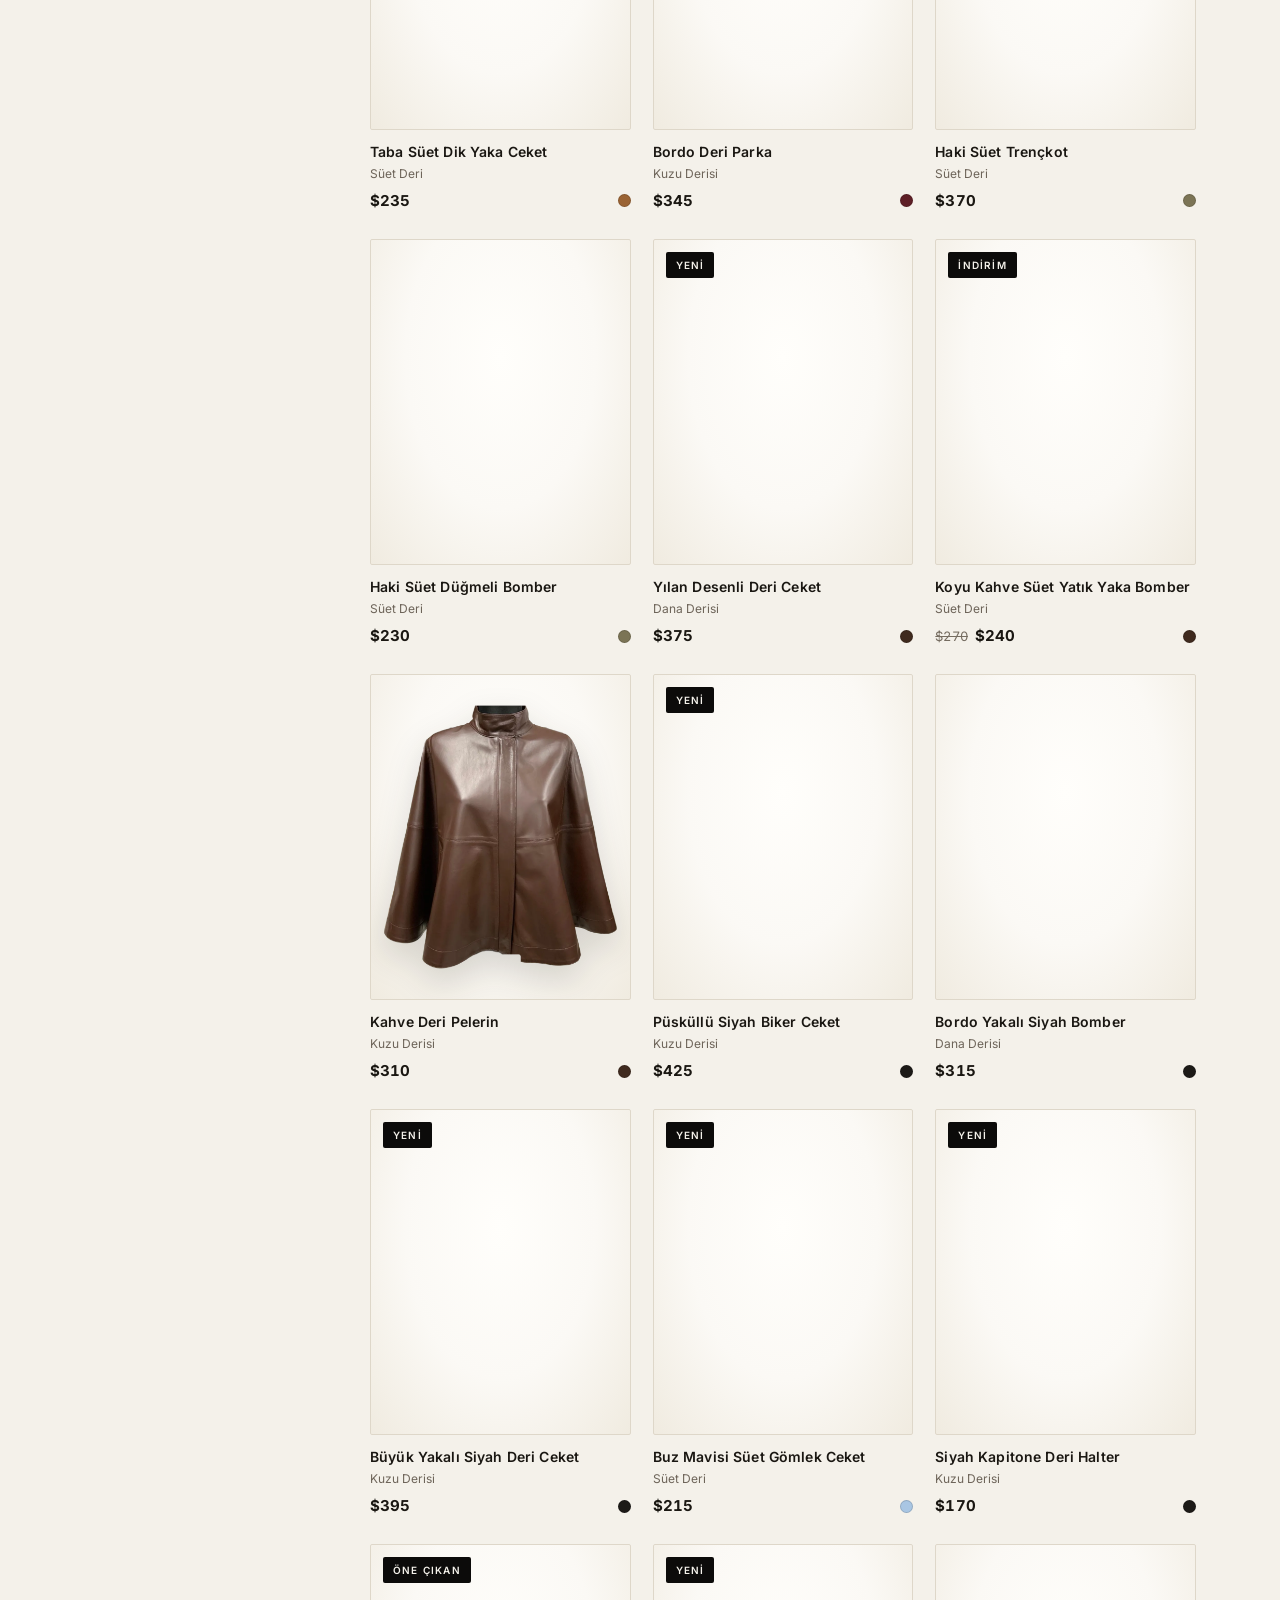
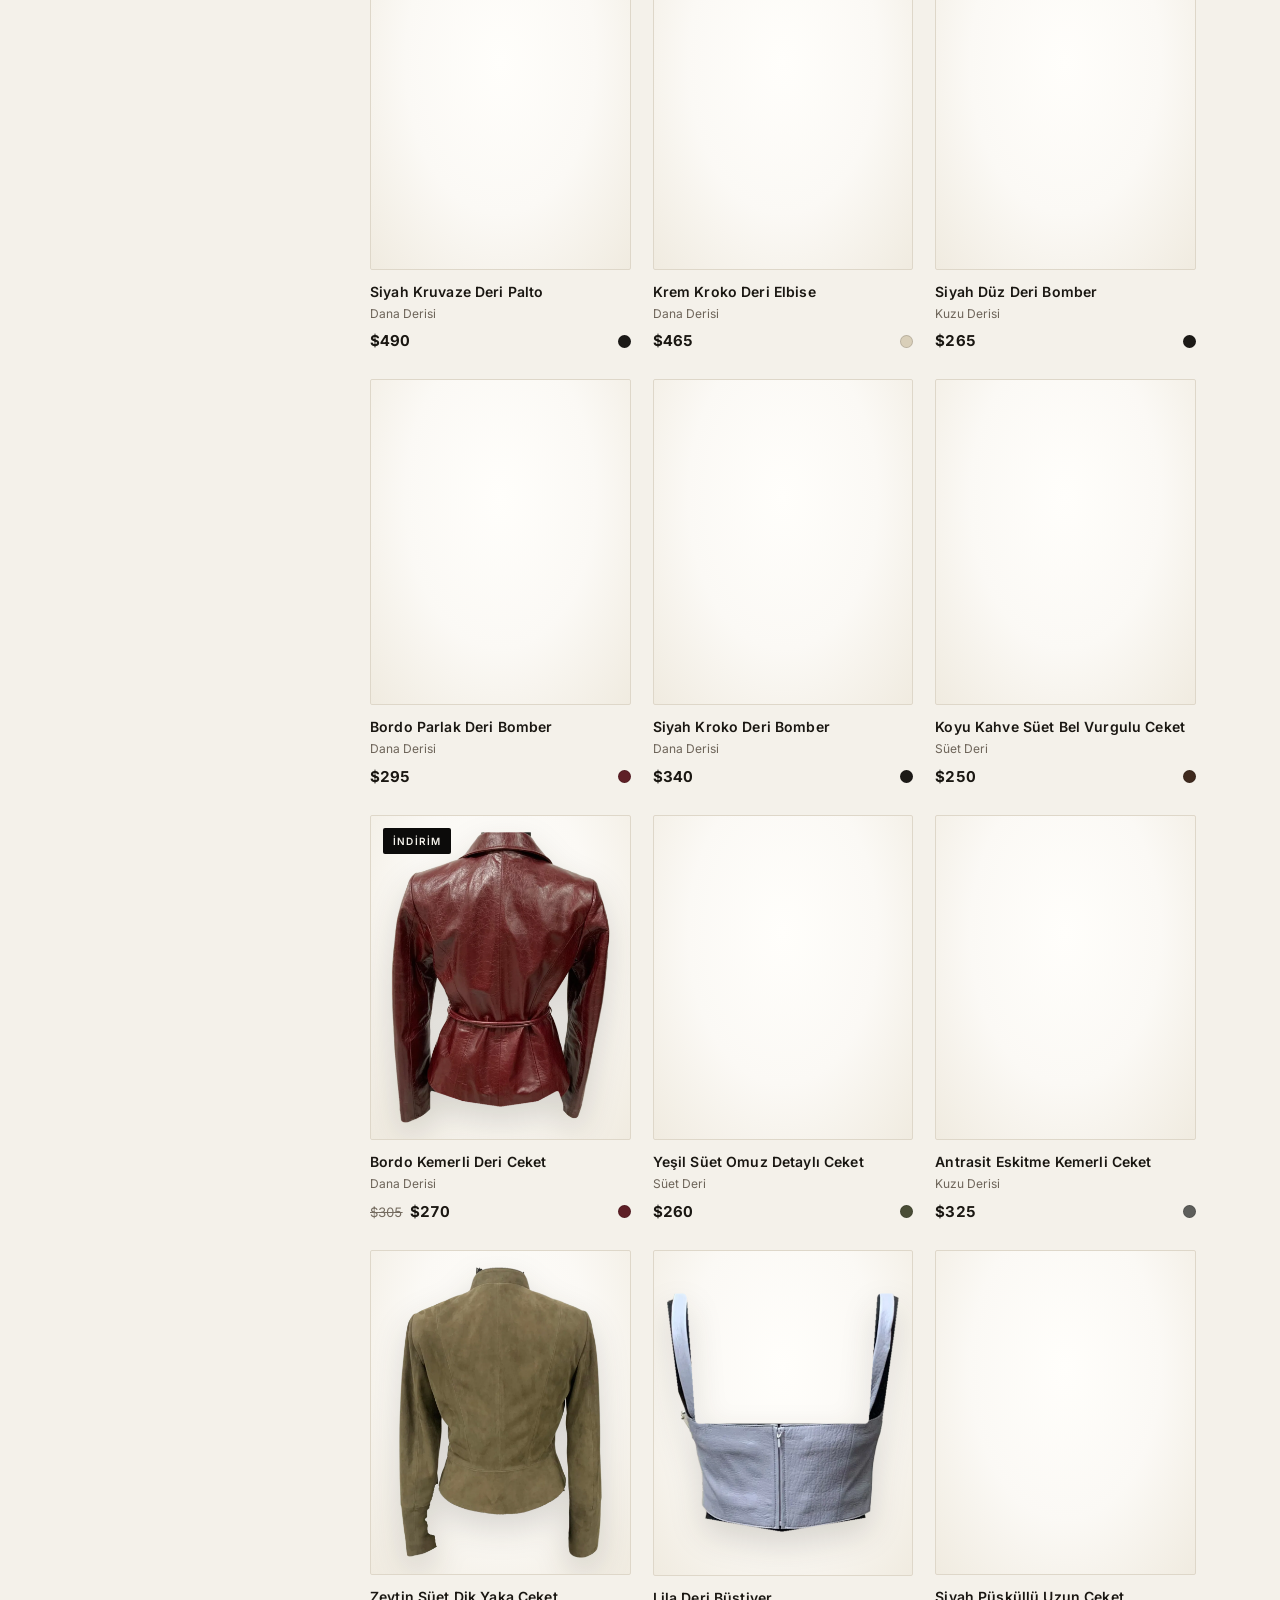
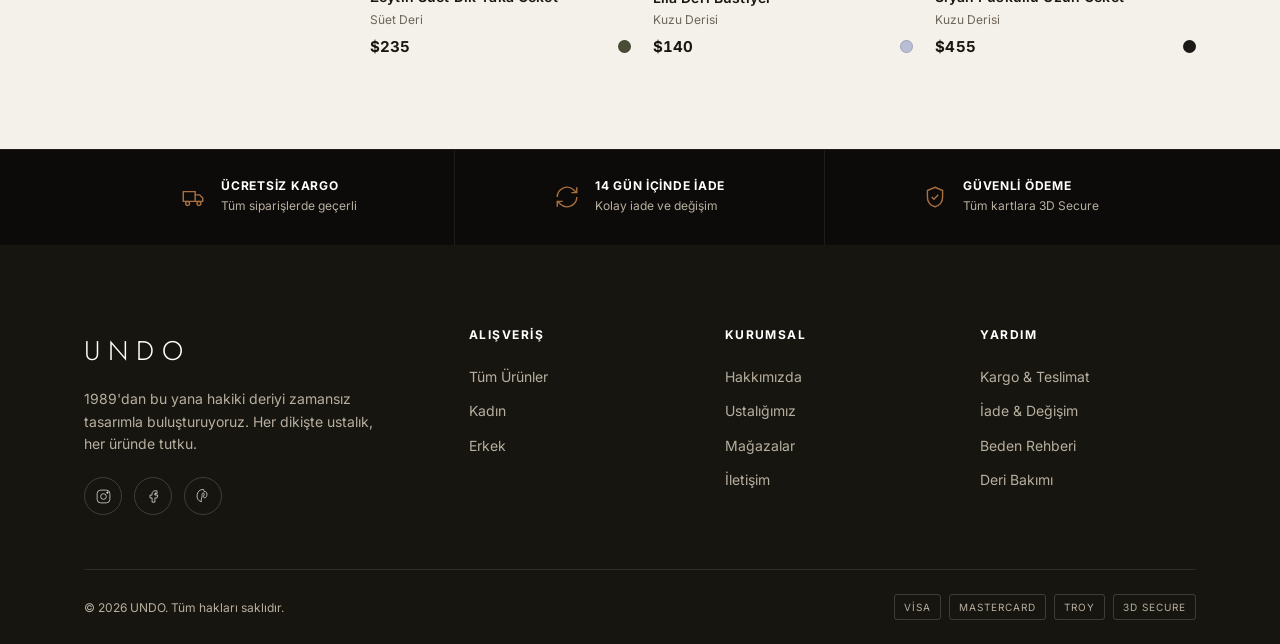
<file: shop.html>
<!DOCTYPE html>
<html lang="tr">
<head>
<meta charset="UTF-8">
<meta name="viewport" content="width=device-width, initial-scale=1">
<script src="js/i18n.js"></script>
<title>Tüm Ürünler · UNDO</title>
<meta name="description" content="Hakiki deri ceket ve palto koleksiyonu. Kadın ve erkek için el yapımı deri giyim.">
<link rel="icon" href="assets/favicon.svg" type="image/svg+xml">
<meta name="theme-color" content="#0c0b0a">
<link rel="preconnect" href="https://fonts.googleapis.com">
<link rel="preconnect" href="https://fonts.gstatic.com" crossorigin>
<link href="https://fonts.googleapis.com/css2?family=Playfair+Display:ital,wght@0,400;0,500;0,600;1,400;1,500&family=Inter:wght@400;500;600;700&family=Jost:wght@300;400;500&display=swap" rel="stylesheet">
<link rel="stylesheet" href="css/style.css">
</head>
<body data-page="shop" data-nav="Tüm Ürünler">
<div id="site-header"></div>

<div class="wrap">
  <nav class="breadcrumb">
    <a href="index.html">Ana Sayfa</a><span class="sep">/</span>
    <span class="current" id="shop-crumb">Tüm Ürünler</span>
  </nav>

  <div class="shop-head">
    <h1 id="shop-title">Tüm Ürünler</h1>
    <p>Hakiki deriden, ustalıkla üretilmiş zamansız parçalar.</p>
  </div>

  <div class="shop-layout">
    <!-- FILTERS -->
    <aside class="filters">
      <button class="close-filters icon-btn" style="color:var(--text)" onclick="toggleFilters(false)">✕</button>
      <div class="filter-block">
        <h4>Kategori</h4>
        <div id="filter-cats"></div>
      </div>
      <div class="filter-block">
        <h4>Ürün Türü</h4>
        <div id="filter-kinds"></div>
      </div>
      <div class="filter-block">
        <h4>Beden</h4>
        <div class="size-opts" id="filter-sizes"></div>
      </div>
      <div class="filter-block">
        <h4>Renk</h4>
        <div class="color-opts" id="filter-colors"></div>
      </div>
      <div class="filter-block">
        <h4>Malzeme</h4>
        <div id="filter-materials"></div>
      </div>
      <div class="filter-block">
        <h4>Fiyat</h4>
        <input type="range" min="6000" max="25000" step="500" value="25000" style="width:100%;accent-color:var(--tan)" oninput="setMaxPrice(this.value)">
        <div style="display:flex;justify-content:space-between;font-size:12px;color:var(--text-soft);margin-top:8px">
          <span id="price-min"></span><span id="price-val"></span>
        </div>
      </div>
    </aside>

    <!-- GRID -->
    <div>
      <div class="shop-toolbar">
        <button class="filter-toggle-mobile" onclick="toggleFilters(true)">
          <svg viewBox="0 0 24 24" fill="none" stroke="currentColor"><path d="M3 5h18l-7 8v6l-4 2v-8z"/></svg> Filtrele
        </button>
        <span class="result-count" id="result-count"></span>
        <div class="sort-wrap">
          <span class="muted">Sırala</span>
          <select id="sort-select">
            <option value="pop">Popüler</option>
            <option value="new">Yeni</option>
            <option value="price-asc">Fiyat: Artan</option>
            <option value="price-desc">Fiyat: Azalan</option>
            <option value="rating">Puan</option>
          </select>
        </div>
      </div>
      <div class="product-grid" id="shop-grid"></div>
    </div>
  </div>
</div>

<div id="site-footer"></div>
<script src="js/products.js"></script>
<script src="js/auth.js"></script>
<script src="js/app.js"></script>
</body>
</html>
</file>
<file: css/style.css>
/* ============================================================
   35 — Leather Atelier  ·  Design System
   Modern luxury · minimal · warm
   ============================================================ */

/* ---------- Design Tokens ---------- */
:root {
  /* Surfaces */
  --ink:        #0c0b0a;   /* near-black header / footer */
  --ink-soft:   #17150f;
  --cream:      #f4f1ea;   /* page background */
  --cream-2:    #eae5db;   /* alt band */
  --paper:      #fbf9f5;   /* cards */
  --line:       #ded7c9;   /* hairlines */
  --line-dark:  #2a2620;

  /* Text */
  --text:       #1a1712;
  --text-soft:  #6d6459;
  --text-mute:  #756c60;
  --on-dark:    #f4f1ea;
  --on-dark-soft:#b7afa0;

  /* Leather accents */
  --tan:        #8a5a34;
  --tan-deep:   #6b431f;
  --caramel:    #a9713f;
  --espresso:   #3b2a1c;

  /* Feedback */
  --gold:       #b8863b;

  /* Type */
  --serif: "Playfair Display", "Times New Roman", serif;
  --sans:  "Inter", "Helvetica Neue", Arial, sans-serif;

  /* Rhythm */
  --wrap: 1240px;
  --gutter: clamp(20px, 5vw, 64px);
  --radius: 2px;
  --ease: cubic-bezier(.22,.61,.36,1);
  --shadow: 0 18px 50px -24px rgba(30,22,12,.35);
  --shadow-sm: 0 8px 24px -16px rgba(30,22,12,.4);
}

/* ---------- Reset ---------- */
*,*::before,*::after { box-sizing: border-box; margin: 0; padding: 0; }
html { scroll-behavior: smooth; -webkit-text-size-adjust: 100%; }
body {
  font-family: var(--sans);
  background: var(--cream);
  color: var(--text);
  line-height: 1.6;
  font-size: 16px;
  -webkit-font-smoothing: antialiased;
  text-rendering: optimizeLegibility;
  overflow-x: hidden;
}
img { max-width: 100%; display: block; }
a { color: inherit; text-decoration: none; }
button { font-family: inherit; cursor: pointer; border: none; background: none; color: inherit; }
ul { list-style: none; }
input, select, textarea { font-family: inherit; font-size: inherit; color: inherit; }

h1,h2,h3,h4 { font-family: var(--serif); font-weight: 500; line-height: 1.08; letter-spacing: -0.01em; }

/* ---------- Layout helpers ---------- */
.wrap { max-width: var(--wrap); margin-inline: auto; padding-inline: var(--gutter); }
.eyebrow {
  font-size: 11px; letter-spacing: .28em; text-transform: uppercase;
  color: var(--tan); font-weight: 600;
}
.center { text-align: center; }
.muted { color: var(--text-soft); }

/* ---------- Buttons ---------- */
.btn {
  display: inline-flex; align-items: center; justify-content: center; gap: 10px;
  padding: 15px 30px; font-size: 12px; letter-spacing: .16em; text-transform: uppercase;
  font-weight: 600; border-radius: var(--radius); transition: all .35s var(--ease);
  border: 1px solid transparent; white-space: nowrap;
}
.btn-solid { background: var(--ink); color: var(--on-dark); }
.btn-solid:hover { background: var(--tan-deep); transform: translateY(-2px); }
.btn-outline { background: transparent; color: var(--text); border-color: var(--text); }
.btn-outline:hover { background: var(--text); color: var(--cream); }
.btn-ghost-dark { background: transparent; color: var(--on-dark); border-color: rgba(244,241,234,.4); }
.btn-ghost-dark:hover { background: var(--on-dark); color: var(--ink); border-color: var(--on-dark); }
.btn-block { width: 100%; }
.btn-sm { padding: 11px 20px; font-size: 11px; }

/* ============================================================
   HEADER
   ============================================================ */
.topbar {
  background: var(--ink); color: var(--on-dark);
  text-align: center; font-size: 11px; letter-spacing: .26em; text-transform: uppercase;
  padding: 9px 16px; border-bottom: 1px solid rgba(244,241,234,.08);
  color: var(--on-dark-soft);
}
/* Dil seçici */
.topbar { position: relative; padding-inline: 170px; }
.locale-switch { display: flex; align-items: center; gap: 10px; }
.locale-sep { width: 1px; height: 12px; background: rgba(244,241,234,.25); }
.lang-switch { display: flex; align-items: center; gap: 2px; letter-spacing: .1em; }
.topbar .locale-switch { position: absolute; top: 50%; right: 16px; transform: translateY(-50%); }
.lang-switch button { padding: 2px 7px; font-size: 11px; font-weight: 600; letter-spacing: inherit; color: var(--on-dark-soft); transition: color .25s; }
.lang-switch button:hover { color: var(--on-dark); }
.lang-switch button.active { color: var(--on-dark); text-decoration: underline; text-underline-offset: 4px; }
.mobile-nav .locale-switch { margin-top: 26px; flex-direction: column; align-items: flex-start; gap: 6px; }
.mobile-nav .lang-switch { gap: 8px; }
.mobile-nav .locale-sep { display: none; }
.mobile-nav .lang-switch button { min-width: 44px; min-height: 44px; font-size: 13px; }
.site-header {
  position: sticky; top: 0; z-index: 60;
  background: var(--ink); color: var(--on-dark);
  border-bottom: 1px solid rgba(244,241,234,.1);
}
.header-inner {
  display: grid; grid-template-columns: 1fr auto 1fr; align-items: center;
  height: 74px; gap: 20px;
}
.brand { display: flex; align-items: baseline; font-family: "Jost", var(--sans); }
.brand .mark { font-size: 25px; font-weight: 300; line-height: 1; letter-spacing: .34em; text-transform: uppercase; padding-left: .34em; }
.brand .sub { font-size: 9px; letter-spacing: .3em; text-transform: uppercase; color: var(--on-dark-soft); font-family: var(--sans); }

.main-nav { display: flex; justify-content: center; gap: 34px; }
.main-nav a {
  font-size: 12px; letter-spacing: .14em; text-transform: uppercase; font-weight: 500;
  color: var(--on-dark); position: relative; padding: 6px 0; transition: color .3s;
}
.main-nav a::after {
  content: ""; position: absolute; left: 0; bottom: -2px; height: 1px; width: 0;
  background: var(--caramel); transition: width .35s var(--ease);
}
.main-nav a:hover { color: #fff; }
.main-nav a:hover::after, .main-nav a.active::after { width: 100%; }
.main-nav a.active { color: #fff; }

.header-actions { display: flex; justify-content: flex-end; align-items: center; gap: 20px; }
.icon-btn { display: inline-flex; color: var(--on-dark); transition: color .3s, transform .3s; position: relative; }
.icon-btn:hover { color: var(--caramel); transform: translateY(-1px); }
.icon-btn svg { width: 20px; height: 20px; stroke-width: 1.5; }
.cart-count {
  position: absolute; top: -8px; right: -10px; min-width: 17px; height: 17px; padding: 0 4px;
  background: var(--caramel); color: #fff; border-radius: 999px;
  font-size: 10px; font-weight: 700; display: flex; align-items: center; justify-content: center;
  font-family: var(--sans); letter-spacing: 0; transform: scale(0); transition: transform .3s var(--ease);
}
.cart-count.show { transform: scale(1); }
.menu-toggle { display: none; color: var(--on-dark); }
.menu-toggle svg { width: 24px; height: 24px; }

/* mobile drawer */
.mobile-nav {
  position: fixed; inset: 0 auto 0 0; width: min(82vw, 340px); background: var(--ink);
  color: var(--on-dark); z-index: 90; transform: translateX(-100%); transition: transform .45s var(--ease);
  padding: 90px 34px 40px; display: flex; flex-direction: column; gap: 4px;
}
.mobile-nav.open { transform: translateX(0); box-shadow: 30px 0 60px -20px rgba(0,0,0,.6); }
.mobile-nav a { font-family: var(--serif); font-size: 24px; padding: 12px 0; border-bottom: 1px solid rgba(244,241,234,.09); }
.mobile-nav .close { position: absolute; top: 26px; right: 28px; color: var(--on-dark); }
.mobile-nav .close svg { width: 26px; height: 26px; }
.scrim { position: fixed; inset: 0; background: rgba(8,7,6,.55); backdrop-filter: blur(2px); z-index: 80; opacity: 0; visibility: hidden; transition: .4s; }
.scrim.open { opacity: 1; visibility: visible; }

/* ============================================================
   HERO
   ============================================================ */
.hero {
  position: relative; min-height: 620px; display: flex; align-items: center;
  color: var(--on-dark); overflow: hidden; background: var(--espresso);
}
.hero-bg { position: absolute; inset: 0; z-index: 0; }
.hero-bg img, .hero-bg svg { width: 100%; height: 100%; object-fit: cover; }
.hero::after {
  content: ""; position: absolute; inset: 0; z-index: 1;
  background: linear-gradient(90deg, rgba(10,8,6,.82) 0%, rgba(10,8,6,.55) 42%, rgba(10,8,6,.15) 100%);
}
.hero-inner { position: relative; z-index: 2; max-width: var(--wrap); margin-inline: auto; padding-inline: var(--gutter); width: 100%; }
.hero-copy { max-width: 560px; }
.hero h1 { font-size: clamp(44px, 6.4vw, 82px); color: #fff; margin: 18px 0 22px; }
.hero h1 .thin { display: block; color: var(--caramel); }
.hero p { font-size: 17px; color: rgba(244,241,234,.82); max-width: 400px; margin-bottom: 34px; }
.hero-cta { display: flex; gap: 14px; flex-wrap: wrap; }

/* ============================================================
   FEATURE STRIP
   ============================================================ */
.features { border-bottom: 1px solid var(--line); background: var(--cream); }
.features-grid { display: grid; grid-template-columns: repeat(4,1fr); }
.feature {
  display: flex; gap: 16px; align-items: flex-start; padding: 34px var(--gutter);
  border-right: 1px solid var(--line);
}
.feature:last-child { border-right: none; }
.feature svg { width: 30px; height: 30px; stroke: var(--tan); stroke-width: 1.3; flex-shrink: 0; }
.feature h4 { font-family: var(--sans); font-size: 13px; letter-spacing: .04em; text-transform: uppercase; margin-bottom: 5px; font-weight: 700; }
.feature p { font-size: 13px; color: var(--text-soft); line-height: 1.5; }

/* ============================================================
   SECTION SHELL
   ============================================================ */
.section { padding: clamp(64px, 9vw, 118px) 0; }
.section-head { text-align: center; max-width: 620px; margin: 0 auto 54px; }
.section-head h2 { font-size: clamp(30px, 4.2vw, 48px); margin: 14px 0 16px; }
.section-head p { color: var(--text-soft); font-size: 16px; }

/* ============================================================
   CATEGORY GRID
   ============================================================ */
.cat-grid { display: grid; grid-template-columns: repeat(2,1fr); gap: 18px; }
.cat-card {
  position: relative; aspect-ratio: 3/2; overflow: hidden; border-radius: var(--radius);
  display: flex; align-items: flex-end; color: #fff; isolation: isolate;
}
.cat-card img, .cat-card .ph { position: absolute; inset: 0; width: 100%; height: 100%; object-fit: cover; z-index: -2; transition: transform 1.1s var(--ease); }
.cat-card::after { content: ""; position: absolute; inset: 0; z-index: -1; background: linear-gradient(to top, rgba(8,6,4,.78) 0%, rgba(8,6,4,.1) 55%, transparent 100%); }
.cat-card:hover img, .cat-card:hover .ph { transform: scale(1.06); }
.cat-card .cat-label { padding: 26px 24px; width: 100%; }
.cat-card .cat-label h3 { font-size: 24px; color: #fff; }
.cat-card .cat-label span { font-size: 11px; letter-spacing: .2em; text-transform: uppercase; color: rgba(255,255,255,.82); display: inline-flex; align-items: center; gap: 7px; margin-top: 8px; }
.cat-card .cat-label span svg { width: 14px; height: 14px; transition: transform .4s var(--ease); }
.cat-card:hover .cat-label span svg { transform: translateX(5px); }

/* ============================================================
   PRODUCT CARD / GRID
   ============================================================ */
.product-grid { display: grid; grid-template-columns: repeat(3,1fr); gap: 26px 22px; }
.product-grid.cols-4 { grid-template-columns: repeat(4,1fr); }
.product-card { position: relative; }
.product-card .thumb {
  position: relative; aspect-ratio: 4/5; background: var(--paper);
  border: 1px solid var(--line); border-radius: var(--radius); overflow: hidden; margin-bottom: 14px;
}
.product-card .thumb img, .product-card .thumb .ph { width: 100%; height: 100%; object-fit: cover; transition: transform .9s var(--ease), opacity .5s; }
.product-card:hover .thumb img, .product-card:hover .thumb .ph { transform: scale(1.05); }
.product-card .badge {
  position: absolute; top: 12px; left: 12px; z-index: 2; background: var(--ink); color: var(--on-dark);
  font-size: 10px; letter-spacing: .12em; text-transform: uppercase; padding: 5px 10px; border-radius: var(--radius); font-weight: 600;
}
.wish {
  position: absolute; top: 10px; right: 10px; z-index: 2; width: 34px; height: 34px; border-radius: 999px;
  background: rgba(251,249,245,.9); display: flex; align-items: center; justify-content: center;
  opacity: 0; transform: translateY(-6px); transition: .35s var(--ease); backdrop-filter: blur(4px);
}
.product-card:hover .wish { opacity: 1; transform: translateY(0); }
.wish svg { width: 17px; height: 17px; stroke: var(--text); stroke-width: 1.6; fill: none; transition: .3s; }
.wish.active svg, .wish:hover svg { fill: var(--tan); stroke: var(--tan); }
.quick-add {
  position: absolute; left: 12px; right: 12px; bottom: 12px; z-index: 2;
  opacity: 0; transform: translateY(10px); transition: .4s var(--ease);
}
.product-card:hover .quick-add { opacity: 1; transform: translateY(0); }
.product-info h3 { font-family: var(--sans); font-size: 14px; font-weight: 600; letter-spacing: .01em; margin-bottom: 5px; }
.product-info h3 a:hover { color: var(--tan); }
.product-meta { display: flex; align-items: center; justify-content: space-between; }
.price { font-size: 15px; font-weight: 700; letter-spacing: .01em; }
.price .old { color: var(--text-mute); text-decoration: line-through; font-weight: 400; font-size: 13px; margin-right: 7px; }
.swatch-row { display: flex; gap: 5px; }
.swatch { width: 13px; height: 13px; border-radius: 999px; border: 1px solid rgba(0,0,0,.15); }

/* ============================================================
   STORY BAND
   ============================================================ */
.story { background: var(--ink); color: var(--on-dark); position: relative; overflow: hidden; }
.story-grid { display: grid; grid-template-columns: 1.05fr .95fr; align-items: stretch; }
.story-media { position: relative; min-height: 460px; }
.story-media img, .story-media .ph { position: absolute; inset: 0; width: 100%; height: 100%; object-fit: cover; }
.story-copy { padding: clamp(48px, 7vw, 96px) clamp(32px, 6vw, 84px); display: flex; flex-direction: column; justify-content: center; }
.story-copy h2 { font-size: clamp(30px, 4vw, 50px); color: #fff; margin: 16px 0 22px; }
.story-copy h2 em { font-style: italic; color: var(--caramel); }
.story-copy p { color: rgba(244,241,234,.72); margin-bottom: 18px; max-width: 460px; }
.story-copy .btn { margin-top: 16px; align-self: flex-start; }

/* ============================================================
   NEWSLETTER
   ============================================================ */
.news { background: var(--cream-2); }
/* Newsletter — foto arka planlı varyant (mockup) */
.news-photo { position: relative; overflow: hidden; background: var(--ink); }
.news-photo::before { content: ""; position: absolute; inset: 0; z-index: 0;
  background: url("../assets/footer.webp") center right / cover no-repeat; opacity: .55; }
.news-photo::after { content: ""; position: absolute; inset: 0; z-index: 1;
  background: linear-gradient(90deg, rgba(12,11,10,.94) 0%, rgba(12,11,10,.62) 55%, rgba(12,11,10,.2) 100%); }
.news-photo .news-inner { position: relative; z-index: 2; margin: 0; text-align: left; max-width: 520px; }
.news-photo .eyebrow { color: var(--caramel); }
.news-photo h2 { color: #fff; }
.news-photo p { color: rgba(244,241,234,.82); }
.news-photo .news-form { margin: 0; }
.news-inner { text-align: center; max-width: 560px; margin: 0 auto; }
.news h2 { font-size: clamp(28px, 3.6vw, 42px); margin: 14px 0 14px; }
.news p { color: var(--text-soft); margin-bottom: 28px; }
.news-form { display: flex; gap: 10px; max-width: 440px; margin: 0 auto; }
.news-form input {
  flex: 1; padding: 15px 18px; border: 1px solid var(--line); background: var(--paper);
  border-radius: var(--radius); outline: none; transition: border-color .3s;
}
.news-form input:focus { border-color: var(--tan); }

/* ============================================================
   FOOTER
   ============================================================ */
.trust-bar { background: var(--ink); color: var(--on-dark); border-top: 1px solid rgba(244,241,234,.08); }
.trust-grid { display: grid; grid-template-columns: repeat(3,1fr); }
.trust { display: flex; gap: 15px; align-items: center; padding: 30px var(--gutter); border-right: 1px solid rgba(244,241,234,.08); justify-content: center; }
.trust:last-child { border-right: none; }
.trust svg { width: 26px; height: 26px; stroke: var(--caramel); stroke-width: 1.3; }
.trust h4 { font-family: var(--sans); font-size: 12px; text-transform: uppercase; letter-spacing: .06em; font-weight: 700; color: #fff; margin-bottom: 3px; }
.trust p { font-size: 12px; color: var(--on-dark-soft); }

.site-footer { background: var(--ink-soft); color: var(--on-dark); padding: clamp(56px,7vw,84px) 0 0; }
.footer-top { display: grid; grid-template-columns: 1.6fr 1fr 1fr 1fr; gap: 40px; padding-bottom: 54px; }
.footer-brand .mark { font-family: "Jost", var(--sans); font-size: 27px; font-weight: 300; letter-spacing: .3em; text-transform: uppercase; color: #fff; }
.footer-brand p { color: var(--on-dark-soft); font-size: 14px; margin: 16px 0 22px; max-width: 300px; }
.socials { display: flex; gap: 12px; }
.socials a { width: 38px; height: 38px; border: 1px solid rgba(244,241,234,.18); border-radius: 999px; display: flex; align-items: center; justify-content: center; transition: .3s; }
.socials a:hover { background: var(--caramel); border-color: var(--caramel); }
.socials svg { width: 17px; height: 17px; }
.footer-col h4 { font-family: var(--sans); font-size: 12px; text-transform: uppercase; letter-spacing: .12em; color: #fff; margin-bottom: 18px; font-weight: 700; }
.footer-col a { display: block; color: var(--on-dark-soft); font-size: 14px; padding: 6px 0; transition: color .3s, padding-left .3s; }
.footer-col a:hover { color: #fff; padding-left: 4px; }
.footer-bottom { border-top: 1px solid rgba(244,241,234,.1); padding: 24px 0; display: flex; justify-content: space-between; align-items: center; gap: 16px; flex-wrap: wrap; }
.footer-bottom p { font-size: 12px; color: var(--on-dark-soft); }
.pay-icons { display: flex; gap: 8px; align-items: center; }
.pay-icons span { font-size: 10px; letter-spacing: .1em; color: var(--on-dark-soft); border: 1px solid rgba(244,241,234,.18); padding: 4px 9px; border-radius: 3px; text-transform: uppercase; }

/* ============================================================
   BREADCRUMB
   ============================================================ */
.breadcrumb { padding: 22px 0; font-size: 12px; letter-spacing: .04em; color: var(--text-soft); }
.breadcrumb a:hover { color: var(--tan); }
.breadcrumb .sep { margin: 0 9px; color: var(--text-mute); }
.breadcrumb .current { color: var(--text); }

/* ============================================================
   SHOP LAYOUT (listing)
   ============================================================ */
.shop-head { padding: 8px 0 30px; border-bottom: 1px solid var(--line); margin-bottom: 34px; }
.shop-head h1 { font-size: clamp(30px,4vw,46px); }
.shop-head p { color: var(--text-soft); margin-top: 8px; }
.shop-layout { display: grid; grid-template-columns: 240px 1fr; gap: 46px; align-items: start; padding-bottom: 90px; }
.filters { position: sticky; top: 96px; }
.close-filters { display: none; }
.filter-block { padding: 22px 0; border-bottom: 1px solid var(--line); }
.filter-block:first-child { padding-top: 0; }
.filter-block h4 { font-family: var(--sans); font-size: 12px; letter-spacing: .14em; text-transform: uppercase; font-weight: 700; margin-bottom: 16px; }
.filter-opt { display: flex; align-items: center; gap: 10px; padding: 6px 0; font-size: 14px; color: var(--text-soft); cursor: pointer; transition: color .25s; }
.filter-opt:hover { color: var(--text); }
.filter-opt input { accent-color: var(--tan); width: 15px; height: 15px; }
.filter-opt.active { color: var(--text); font-weight: 500; }
.color-opts { display: flex; gap: 10px; flex-wrap: wrap; }
.color-dot { width: 26px; height: 26px; border-radius: 999px; border: 2px solid transparent; box-shadow: 0 0 0 1px var(--line); cursor: pointer; transition: .25s; }
.color-dot:hover, .color-dot.active { border-color: var(--paper); box-shadow: 0 0 0 1px var(--tan); transform: scale(1.08); }

.shop-toolbar { display: flex; justify-content: space-between; align-items: center; margin-bottom: 26px; }
.result-count { font-size: 13px; color: var(--text-soft); }
.sort-wrap { display: flex; align-items: center; gap: 10px; font-size: 13px; }
.sort-wrap select { padding: 9px 32px 9px 14px; border: 1px solid var(--line); background: var(--paper) url("data:image/svg+xml;charset=utf8,%3Csvg xmlns='http://www.w3.org/2000/svg' width='12' height='12' viewBox='0 0 24 24' fill='none' stroke='%236d6459' stroke-width='2'%3E%3Cpath d='M6 9l6 6 6-6'/%3E%3C/svg%3E") no-repeat right 12px center; border-radius: var(--radius); appearance: none; cursor: pointer; }
.filter-toggle-mobile { display: none; }

/* ============================================================
   PRODUCT DETAIL
   ============================================================ */
.pdp { display: grid; grid-template-columns: minmax(0,3fr) minmax(360px,2fr); gap: 60px; padding: 20px 0 90px; align-items: start; }
.gallery { display: grid; grid-template-columns: 76px 1fr; gap: 16px; position: sticky; top: 96px; }
.thumbs { display: flex; flex-direction: column; gap: 12px; }
.thumbs button { aspect-ratio: 4/5; border: 1px solid var(--line); border-radius: var(--radius); overflow: hidden; background: var(--paper); transition: border-color .3s; }
.thumbs button.active { border-color: var(--ink); }
.thumbs img, .thumbs .ph { width: 100%; height: 100%; object-fit: cover; }
.main-image { aspect-ratio: 4/5; border: 1px solid var(--line); border-radius: var(--radius); overflow: hidden; background: var(--paper); }
.main-image img, .main-image .ph { width: 100%; height: 100%; object-fit: cover; }

.pdp-info { padding-top: 6px; }
.pdp-info h1 { font-size: clamp(28px, 3.4vw, 42px); margin: 8px 0 14px; }
.rating { display: flex; align-items: center; gap: 8px; margin-bottom: 18px; font-size: 13px; color: var(--text-soft); }
.stars { display: inline-flex; gap: 2px; }
.stars svg { width: 15px; height: 15px; fill: var(--gold); stroke: var(--gold); }
.stars svg.empty { fill: none; stroke: var(--line); }
.pdp-price { font-size: 26px; font-weight: 700; margin-bottom: 22px; }
.pdp-price .old { color: var(--text-mute); text-decoration: line-through; font-weight: 400; font-size: 18px; margin-right: 10px; }
.pdp-desc { color: var(--text-soft); margin-bottom: 26px; line-height: 1.7; }
.opt-label { font-size: 12px; letter-spacing: .08em; text-transform: uppercase; font-weight: 700; margin-bottom: 12px; }
.opt-label span { color: var(--text-soft); font-weight: 400; text-transform: none; letter-spacing: 0; margin-left: 8px; }
.color-select { display: flex; gap: 12px; margin-bottom: 26px; }
.color-select .color-dot { width: 32px; height: 32px; }
.size-select { display: flex; gap: 10px; margin-bottom: 30px; flex-wrap: wrap; }
.size-btn { min-width: 48px; height: 46px; padding: 0 12px; border: 1px solid var(--line); border-radius: var(--radius); font-size: 13px; font-weight: 600; transition: .25s; background: var(--paper); }
.size-btn:hover { border-color: var(--text); }
.size-btn.active { background: var(--ink); color: var(--on-dark); border-color: var(--ink); }
.size-btn.disabled { opacity: .35; text-decoration: line-through; cursor: not-allowed; }
.qty-row { display: flex; gap: 14px; margin-bottom: 20px; align-items: stretch; }
.qty-stepper { display: flex; align-items: center; border: 1px solid var(--line); border-radius: var(--radius); }
.qty-stepper button { width: 46px; height: 52px; font-size: 18px; color: var(--text-soft); transition: color .2s; }
.qty-stepper button:hover { color: var(--text); }
.qty-stepper input { width: 44px; text-align: center; border: none; outline: none; background: transparent; font-weight: 600; }
.pdp-actions { display: flex; flex-direction: column; gap: 12px; margin-bottom: 26px; }
.pdp-actions .btn { height: 52px; }
.pdp-assurances { display: grid; grid-template-columns: repeat(3,1fr); gap: 14px; border-top: 1px solid var(--line); border-bottom: 1px solid var(--line); padding: 22px 0; margin-bottom: 30px; }
.assurance { display: flex; gap: 10px; align-items: flex-start; }
.assurance svg { width: 22px; height: 22px; stroke: var(--tan); stroke-width: 1.3; flex-shrink: 0; }
.assurance h5 { font-family: var(--sans); font-size: 12px; font-weight: 700; margin-bottom: 2px; }
.assurance p { font-size: 11px; color: var(--text-soft); line-height: 1.4; }

/* açık detay bölümleri (sekme içeriği kaçırılıyordu) */
.pdp-sections { border-top: 1px solid var(--line); margin-top: 20px; }
.pdp-section { display: grid; grid-template-columns: 240px minmax(0, 1fr); gap: 40px; padding: 36px 0; border-bottom: 1px solid var(--line); scroll-margin-top: 96px; }
.pdp-section h2 { font-size: 23px; }
.pdp-section > div { max-width: 720px; }
.pdp-section p { color: var(--text-soft); margin-bottom: 14px; line-height: 1.7; }
.pdp-section p:last-child { margin-bottom: 0; }
.pdp-section ul { display: grid; gap: 10px; }
.pdp-section ul li { position: relative; padding-left: 22px; color: var(--text-soft); }
.pdp-section ul li::before { content: ""; position: absolute; left: 0; top: 10px; width: 6px; height: 6px; background: var(--tan); border-radius: 999px; }
.size-table-wrap { overflow-x: auto; margin: 18px 0 10px; }
.size-table { width: 100%; border-collapse: collapse; font-size: 14px; font-variant-numeric: tabular-nums; }
.size-table th, .size-table td { padding: 11px 14px; text-align: left; border-bottom: 1px solid var(--line); white-space: nowrap; }
.size-table thead th { font-size: 11px; letter-spacing: .1em; text-transform: uppercase; color: var(--text-soft); font-weight: 700; }
.size-table tbody th { font-weight: 700; }
.size-table tbody tr.active { background: var(--cream-2); }
.pdp-section .size-note { font-size: 12px; color: var(--text-mute); margin: 0; }

/* ============================================================
   CART
   ============================================================ */
.page-hero { padding: 46px 0 30px; border-bottom: 1px solid var(--line); margin-bottom: 40px; text-align: center; }
.page-hero h1 { font-size: clamp(32px,4.4vw,52px); }
.page-hero p { color: var(--text-soft); margin-top: 10px; }

.cart-layout { display: grid; grid-template-columns: 1fr 370px; gap: 46px; align-items: start; padding-bottom: 90px; }
.cart-items { display: flex; flex-direction: column; }
.cart-row { display: grid; grid-template-columns: 96px 1fr auto; gap: 20px; padding: 26px 0; border-bottom: 1px solid var(--line); align-items: center; }
.cart-row:first-child { padding-top: 0; }
.cart-thumb { aspect-ratio: 4/5; border: 1px solid var(--line); border-radius: var(--radius); overflow: hidden; background: var(--paper); }
.cart-thumb img, .cart-thumb .ph { width: 100%; height: 100%; object-fit: cover; }
.cart-detail h3 { font-family: var(--sans); font-size: 15px; font-weight: 600; margin-bottom: 5px; }
.cart-detail .variant { font-size: 12px; color: var(--text-soft); margin-bottom: 12px; }
.cart-detail .row-controls { display: flex; align-items: center; gap: 18px; }
.cart-detail .qty-stepper button { height: 38px; width: 36px; }
.remove-btn { font-size: 12px; color: var(--text-mute); display: inline-flex; align-items: center; gap: 5px; transition: color .25s; }
.remove-btn:hover { color: var(--tan-deep); }
.remove-btn svg { width: 14px; height: 14px; }
.cart-row .line-price { font-weight: 700; font-size: 16px; text-align: right; }

.summary { background: var(--paper); border: 1px solid var(--line); border-radius: var(--radius); padding: 30px; position: sticky; top: 96px; }
.summary h3 { font-family: var(--sans); font-size: 13px; letter-spacing: .12em; text-transform: uppercase; font-weight: 700; margin-bottom: 22px; }
.summary-row { display: flex; justify-content: space-between; padding: 9px 0; font-size: 14px; color: var(--text-soft); }
.summary-row.total { border-top: 1px solid var(--line); margin-top: 12px; padding-top: 18px; font-size: 19px; font-weight: 700; color: var(--text); }
.summary .btn { margin-top: 22px; }
.promo { display: flex; gap: 8px; margin: 20px 0; }
.promo input { flex: 1; padding: 12px 14px; border: 1px solid var(--line); background: var(--cream); border-radius: var(--radius); outline: none; font-size: 13px; }
.free-ship-note { font-size: 12px; color: var(--tan-deep); margin-top: 14px; display: flex; gap: 7px; align-items: center; }
.free-ship-note svg { width: 15px; height: 15px; stroke: var(--tan-deep); }

.empty-state { text-align: center; padding: 70px 20px; }
.empty-state svg { width: 54px; height: 54px; stroke: var(--line-dark); stroke-width: 1; margin-bottom: 20px; color: var(--text-mute); }
.empty-state h3 { font-size: 26px; margin-bottom: 10px; }
.empty-state p { color: var(--text-soft); margin-bottom: 26px; }

/* ============================================================
   CHECKOUT
   ============================================================ */
.checkout-layout { display: grid; grid-template-columns: 1fr 400px; gap: 56px; align-items: start; padding-bottom: 90px; }
.form-section { margin-bottom: 40px; }
.form-section h3 { font-family: var(--sans); font-size: 13px; letter-spacing: .1em; text-transform: uppercase; font-weight: 700; margin-bottom: 20px; display: flex; align-items: center; gap: 10px; }
.form-section h3 .num { width: 24px; height: 24px; border-radius: 999px; background: var(--ink); color: var(--on-dark); font-size: 12px; display: inline-flex; align-items: center; justify-content: center; }
.form-grid { display: grid; grid-template-columns: 1fr 1fr; gap: 16px; }
.field { display: flex; flex-direction: column; gap: 7px; }
.field.full { grid-column: 1 / -1; }
.field label { font-size: 12px; font-weight: 600; letter-spacing: .02em; color: var(--text-soft); }
.field input, .field select { padding: 14px 15px; border: 1px solid var(--line); background: var(--paper); border-radius: var(--radius); outline: none; transition: border-color .3s; }
.field input:focus, .field select:focus { border-color: var(--tan); }
.pay-method { border: 1px solid var(--line); border-radius: var(--radius); padding: 16px 18px; display: flex; align-items: center; gap: 12px; margin-bottom: 12px; cursor: pointer; transition: border-color .3s; }
.pay-method.active { border-color: var(--ink); }
.pay-method input { accent-color: var(--tan); }
.pay-method .pm-label { font-size: 14px; font-weight: 600; }
.order-line { display: flex; gap: 14px; padding: 14px 0; border-bottom: 1px solid var(--line); }
.order-line .cart-thumb { width: 60px; }
.order-line .ol-info { flex: 1; }
.order-line .ol-info h4 { font-family: var(--sans); font-size: 13px; font-weight: 600; margin-bottom: 3px; }
.order-line .ol-info span { font-size: 12px; color: var(--text-soft); }
.order-line .ol-price { font-weight: 700; font-size: 14px; }

/* ============================================================
   ABOUT
   ============================================================ */
.about-hero { position: relative; min-height: 460px; display: flex; align-items: center; color: #fff; overflow: hidden; background: var(--espresso); }
.about-hero .hero-bg::after { content:""; position:absolute; inset:0; background: rgba(10,8,6,.55); }
.about-hero-inner { position: relative; z-index: 2; text-align: center; max-width: 720px; margin: 0 auto; padding-inline: var(--gutter); }
.about-hero h1 { font-size: clamp(40px,6vw,74px); color: #fff; margin: 16px 0; }
.about-hero p { font-size: 18px; color: rgba(244,241,234,.85); }
.about-stats { display: grid; grid-template-columns: repeat(4,1fr); border-bottom: 1px solid var(--line); }
.stat { text-align: center; padding: 46px 20px; border-right: 1px solid var(--line); }
.stat:last-child { border-right: none; }
.stat .num { font-family: var(--serif); font-size: clamp(38px,5vw,60px); color: var(--tan-deep); line-height: 1; }
.stat .lbl { font-size: 12px; letter-spacing: .12em; text-transform: uppercase; color: var(--text-soft); margin-top: 12px; }
.split { display: grid; grid-template-columns: 1fr 1fr; gap: 0; align-items: stretch; }
.split.rev .split-media { order: 2; }
.split-media { position: relative; min-height: 480px; }
.split-media img, .split-media .ph { position: absolute; inset: 0; width: 100%; height: 100%; object-fit: cover; }
.split-copy { padding: clamp(48px,7vw,96px) clamp(32px,6vw,80px); display: flex; flex-direction: column; justify-content: center; }
.split-copy h2 { font-size: clamp(28px,3.8vw,44px); margin: 14px 0 20px; }
.split-copy p { color: var(--text-soft); margin-bottom: 16px; line-height: 1.75; }
.values-grid { display: grid; grid-template-columns: repeat(3,1fr); gap: 30px; margin-top: 20px; }
.value-card { text-align: center; padding: 40px 26px; border: 1px solid var(--line); border-radius: var(--radius); background: var(--paper); transition: transform .4s var(--ease), box-shadow .4s; }
.value-card:hover { transform: translateY(-6px); box-shadow: var(--shadow); }
.value-card svg { width: 38px; height: 38px; stroke: var(--tan); stroke-width: 1.2; margin: 0 auto 18px; }
.value-card h3 { font-size: 21px; margin-bottom: 12px; }
.value-card p { color: var(--text-soft); font-size: 14px; line-height: 1.6; }

/* ============================================================
   TOAST
   ============================================================ */
.toast-wrap { position: fixed; bottom: 26px; right: 26px; z-index: 200; display: flex; flex-direction: column; gap: 10px; }
.toast {
  background: var(--ink); color: var(--on-dark); padding: 16px 20px; border-radius: var(--radius);
  box-shadow: var(--shadow); display: flex; align-items: center; gap: 12px; font-size: 14px; min-width: 260px;
  transform: translateX(120%); transition: transform .45s var(--ease); border-left: 3px solid var(--caramel);
}
.toast.show { transform: translateX(0); }
.toast svg { width: 20px; height: 20px; stroke: var(--caramel); flex-shrink: 0; }

/* ---------- reveal-on-scroll ---------- */
.reveal { opacity: 0; transform: translateY(26px); transition: opacity .8s var(--ease), transform .8s var(--ease); }
.reveal.in { opacity: 1; transform: none; }

/* ============================================================
   RESPONSIVE
   ============================================================ */
@media (max-width: 1080px) {
  .footer-top { grid-template-columns: 1fr 1fr; gap: 34px; }
}
@media (max-width: 900px) {
  .main-nav { display: none; }
  .menu-toggle { display: inline-flex; }
  .header-inner { grid-template-columns: auto 1fr auto; }
  .header-actions { gap: 16px; }
  .features-grid { grid-template-columns: 1fr 1fr; }
  .feature:nth-child(2) { border-right: none; }
  .feature:nth-child(1), .feature:nth-child(2) { border-bottom: 1px solid var(--line); }
  .product-grid, .product-grid.cols-4 { grid-template-columns: repeat(2,1fr); }
  .story-grid { grid-template-columns: 1fr; }
  .story-media { min-height: 320px; }
  .pdp { grid-template-columns: 1fr; gap: 34px; }
  .gallery { position: static; }
  .cart-layout, .checkout-layout { grid-template-columns: 1fr; gap: 30px; }
  .summary { position: static; }
  .split, .split.rev .split-media { grid-template-columns: 1fr; order: 0; }
  .about-stats { grid-template-columns: 1fr 1fr; }
  .stat:nth-child(2) { border-right: none; }
  .stat:nth-child(1), .stat:nth-child(2) { border-bottom: 1px solid var(--line); }
  .trust-grid { grid-template-columns: 1fr; }
  .trust { border-right: none; border-bottom: 1px solid rgba(244,241,234,.08); }
  .values-grid { grid-template-columns: 1fr; }
}
@media (max-width: 720px) {
  .shop-layout { grid-template-columns: 1fr; }
  .filters { position: fixed; inset: 0 0 0 auto; width: min(84vw,320px); background: var(--cream); z-index: 90; transform: translateX(100%); transition: transform .4s var(--ease); padding: 80px 24px 30px; overflow-y: auto; }
  .filters.open { transform: translateX(0); box-shadow: -20px 0 50px -20px rgba(0,0,0,.3); }
  .filters .close-filters { display: inline-flex; position: absolute; top: 24px; right: 24px; }
  .filter-toggle-mobile { display: inline-flex; align-items: center; gap: 8px; padding: 10px 16px; border: 1px solid var(--line); border-radius: var(--radius); font-size: 12px; letter-spacing: .08em; text-transform: uppercase; font-weight: 600; }
  .filter-toggle-mobile svg { width: 16px; height: 16px; }
  .gallery { grid-template-columns: 1fr; }
  .thumbs { flex-direction: row; order: 2; }
  .thumbs button { width: 64px; flex-shrink: 0; }
  .pdp-assurances { grid-template-columns: 1fr; gap: 16px; }
  .footer-top { grid-template-columns: 1fr; }
  .news-form { flex-direction: column; }
  .hero { min-height: 520px; }
}
@media (max-width: 460px) {
  .product-grid, .product-grid.cols-4 { grid-template-columns: 1fr; }
  .cat-grid { grid-template-columns: 1fr; }
  .about-stats { grid-template-columns: 1fr; }
  .stat { border-right: none; border-bottom: 1px solid var(--line); }
  .hero-cta { flex-direction: column; }
  .hero-cta .btn { width: 100%; }
}

/* ============================================================
   HESAP · AUTH · FAVORİ · DEĞERLENDİRME · SİPARİŞ · TAKİP
   ============================================================ */

/* header hesap göstergesi + favori aktif */
.header-actions .icon-btn { position: relative; }
.acct-dot { position: absolute; top: 7px; right: 7px; width: 7px; height: 7px; border-radius: 50%; background: var(--tan); border: 1.5px solid var(--ink); }
.wish.active { color: #d64545; }
.wish.active svg { fill: #d64545; stroke: #d64545; }
.product-grid.cols-3 { grid-template-columns: repeat(3, 1fr); }

/* PDP favori butonu */
.pdp-wish-btn { display: inline-flex; align-items: center; justify-content: center; gap: 9px; width: 100%; margin-top: 12px;
  padding: 14px 20px; font-size: 12px; letter-spacing: .14em; text-transform: uppercase; font-weight: 600;
  background: transparent; border: 1px solid var(--line); border-radius: var(--radius); color: var(--text); transition: all .3s var(--ease); }
.pdp-wish-btn svg { width: 18px; height: 18px; }
.pdp-wish-btn:hover { border-color: var(--tan); color: var(--tan); }
.pdp-wish-btn.active { border-color: #d64545; color: #d64545; background: rgba(214,69,69,.05); }
.pdp-wish-btn.active svg { fill: #d64545; stroke: #d64545; }

/* Değerlendirmeler */
.rev-summary { display: flex; align-items: center; gap: 20px; padding: 4px 0 22px; border-bottom: 1px solid var(--line); margin-bottom: 22px; }
.rev-big { font-family: var(--serif); font-size: 52px; line-height: 1; color: var(--text); }
.rev-summary .stars svg { width: 18px; height: 18px; }
.star-picker { display: flex; gap: 4px; margin: 4px 0 14px; }
.star-pick { padding: 2px; line-height: 0; background: none; }
.star-pick svg { width: 30px; height: 30px; fill: var(--line-dark); transition: fill .2s; }
.star-pick.on svg, .star-pick:hover svg { fill: var(--gold); }
.rev-form { background: var(--paper); border: 1px solid var(--line); border-radius: var(--radius); padding: 22px; margin-bottom: 26px; }
.rev-form h4 { font-size: 16px; margin-bottom: 12px; }
.rev-form textarea { width: 100%; padding: 12px 14px; border: 1px solid var(--line); border-radius: var(--radius); background: var(--cream); resize: vertical; margin-bottom: 12px; font-size: 14px; outline: none; }
.rev-form textarea:focus { border-color: var(--tan); }
.rev-item { padding: 16px 0; border-bottom: 1px solid var(--line); }
.rev-item:last-child { border-bottom: none; }
.rev-head { display: flex; align-items: center; gap: 12px; margin-bottom: 5px; }
.rev-head .stars svg { width: 14px; height: 14px; }
.rev-item p { color: var(--text-soft); font-size: 14px; }

/* Hesap sayfası genel */
.account-wrap { padding-top: 48px; padding-bottom: 90px; min-height: 62vh; }

/* Auth ekranı */
.auth-card { max-width: 440px; margin: 0 auto; background: var(--paper); border: 1px solid var(--line); border-radius: var(--radius); padding: 40px 36px; box-shadow: var(--shadow-sm); }
.auth-head { text-align: center; margin-bottom: 24px; }
.auth-head .mark { font-family: "Jost", var(--sans); font-size: 28px; font-weight: 300; letter-spacing: .3em; text-transform: uppercase; color: var(--tan); margin-bottom: 10px; }
.auth-head h1 { font-size: 28px; margin-bottom: 6px; }
.auth-tabs { display: flex; gap: 6px; background: var(--cream-2); padding: 5px; border-radius: var(--radius); margin-bottom: 22px; }
.auth-tabs button { flex: 1; padding: 11px; font-size: 13px; font-weight: 600; border-radius: 2px; color: var(--text-soft); transition: all .25s; }
.auth-tabs button.active { background: var(--paper); color: var(--text); box-shadow: var(--shadow-sm); }
.auth-social { display: flex; flex-direction: column; gap: 10px; }
.auth-social .btn { gap: 10px; text-transform: none; letter-spacing: .01em; font-size: 14px; }
.auth-divider { text-align: center; margin: 20px 0; position: relative; color: var(--text-mute); font-size: 12px; }
.auth-divider::before { content: ""; position: absolute; top: 50%; left: 0; right: 0; height: 1px; background: var(--line); }
.auth-divider span { background: var(--paper); padding: 0 14px; position: relative; }
.auth-form { display: flex; flex-direction: column; gap: 15px; }
.auth-form .btn { margin-top: 6px; }
.auth-note { text-align: center; font-size: 11px; color: var(--text-mute); margin-top: 18px; line-height: 1.5; }

/* Hesap paneli */
.account-head { display: flex; justify-content: space-between; align-items: flex-end; margin-bottom: 30px; gap: 16px; flex-wrap: wrap; }
.account-head h1 { font-size: clamp(28px, 4vw, 40px); margin-top: 6px; }
.account-layout { display: grid; grid-template-columns: 230px 1fr; gap: 36px; align-items: start; }
.account-nav { display: flex; flex-direction: column; gap: 4px; background: var(--paper); border: 1px solid var(--line); border-radius: var(--radius); padding: 10px; position: sticky; top: 96px; }
.account-nav button { text-align: left; padding: 13px 16px; font-size: 14px; font-weight: 500; border-radius: var(--radius); color: var(--text-soft); transition: all .2s; }
.account-nav button:hover { background: var(--cream-2); color: var(--text); }
.account-nav button.active { background: var(--ink); color: var(--on-dark); }
.account-body { min-height: 300px; }
.account-body h2 { font-size: 26px; margin-bottom: 22px; }
.account-form { display: flex; flex-direction: column; gap: 16px; max-width: 460px; }
.account-form .btn { margin-top: 8px; align-self: flex-start; }
.account-meta { margin-top: 22px; font-size: 12px; color: var(--text-mute); }

/* Sipariş kartları */
.order-list { display: flex; flex-direction: column; gap: 16px; }
.order-card { border: 1px solid var(--line); border-radius: var(--radius); background: var(--paper); overflow: hidden; }
.order-card-top { display: flex; justify-content: space-between; align-items: center; padding: 14px 18px; border-bottom: 1px solid var(--line); background: var(--cream); flex-wrap: wrap; gap: 8px; }
.order-status { font-size: 11px; font-weight: 700; letter-spacing: .05em; text-transform: uppercase; padding: 5px 11px; border-radius: 999px; background: var(--cream-2); color: var(--text-soft); }
.order-status.s0 { background: #efe6d6; color: #8a6516; }
.order-status.s1 { background: #e4ebf5; color: #3563a8; }
.order-status.s2, .order-status.s3 { background: #e6efe2; color: #3d7a44; }
.order-status.s4 { background: #dff0e2; color: #2c7a3f; }
.order-card-body { display: flex; align-items: center; gap: 16px; padding: 16px 18px; flex-wrap: wrap; }
.order-thumbs { display: flex; }
.order-thumbs img { width: 48px; height: 56px; object-fit: cover; border-radius: 2px; border: 1px solid var(--line); margin-left: -8px; background: var(--cream-2); }
.order-thumbs img:first-child { margin-left: 0; }
.order-info { flex: 1; min-width: 140px; }
.order-info p { font-size: 14px; margin-bottom: 3px; }
.order-info strong { font-size: 16px; }

/* Sipariş takibi */
.track-search { display: flex; gap: 10px; max-width: 460px; margin: 18px 0 26px; }
.track-search input { flex: 1; padding: 14px 15px; border: 1px solid var(--line); background: var(--paper); border-radius: var(--radius); outline: none; }
.track-search input:focus { border-color: var(--tan); }
.track-empty { text-align: center; padding: 40px; color: var(--text-mute); }
.track-empty svg { width: 40px; height: 40px; margin-bottom: 12px; stroke: var(--text-mute); }
.track-card { border: 1px solid var(--line); border-radius: var(--radius); background: var(--paper); padding: 24px; }
.track-card-head { display: flex; justify-content: space-between; align-items: center; margin-bottom: 30px; flex-wrap: wrap; gap: 10px; }
.timeline { display: flex; justify-content: space-between; position: relative; margin-bottom: 28px; }
.timeline::before { content: ""; position: absolute; top: 16px; left: 6%; right: 6%; height: 2px; background: var(--line); z-index: 0; }
.tl-step { display: flex; flex-direction: column; align-items: center; gap: 8px; flex: 1; position: relative; z-index: 1; }
.tl-dot { width: 34px; height: 34px; border-radius: 50%; background: var(--cream-2); border: 2px solid var(--line); display: flex; align-items: center; justify-content: center; font-size: 13px; font-weight: 700; color: var(--text-soft); }
.tl-dot svg { width: 16px; height: 16px; stroke: #fff; }
.tl-step.done .tl-dot { background: var(--tan); border-color: var(--tan); color: #fff; }
.tl-step.current .tl-dot { box-shadow: 0 0 0 5px rgba(138,90,52,.15); }
.tl-label { font-size: 11px; text-align: center; color: var(--text-soft); max-width: 72px; }
.tl-step.done .tl-label { color: var(--text); font-weight: 600; }
.track-items { border-top: 1px solid var(--line); padding-top: 18px; display: flex; flex-direction: column; gap: 12px; }
.track-item { display: flex; align-items: center; gap: 12px; font-size: 14px; color: var(--text-soft); }
.track-item img { width: 44px; height: 52px; object-fit: cover; border-radius: 2px; border: 1px solid var(--line); }

/* Story: sol görsel + sağ metin (mühür arka planlı) */
.story-seal { position: relative; background: var(--ink) url("../assets/story.webp") right center / cover no-repeat; }
.story-seal::before { content: ""; position: absolute; inset: 0;
  background: linear-gradient(90deg, rgba(12,11,10,.94) 22%, rgba(12,11,10,.5) 70%, rgba(12,11,10,.12) 100%); }
.story-seal > * { position: relative; z-index: 1; }

@media (max-width: 860px) {
  .account-layout { grid-template-columns: 1fr; }
  .account-nav { flex-direction: row; overflow-x: auto; position: static; }
  .account-nav button { white-space: nowrap; }
  .product-grid.cols-3 { grid-template-columns: repeat(2, 1fr); }
}
@media (max-width: 560px) {
  .timeline { min-width: 460px; }
  .track-card { overflow-x: auto; }
  .auth-card { padding: 30px 22px; }
  .rev-big { font-size: 42px; }
}

/* ============================================================
   ÜRÜN GÖRSELLERİ — şeffaf kesimler (tuval içinde ortalanır)
   ============================================================ */
.product-card .thumb, .main-image, .thumbs button, .cart-thumb {
  background: radial-gradient(ellipse at 50% 36%, #fffefb 0%, var(--paper) 52%, #f0ebe0 100%);
}
.product-card .thumb > a { display: block; height: 100%; }
.product-card .thumb img, .main-image img, .thumbs img, .cart-thumb img,
.order-thumbs img, .track-item img { object-fit: contain; }
.product-card .thumb img, .main-image img { filter: drop-shadow(0 14px 16px rgba(30,22,12,.16)); }
.product-card .thumb { transition: border-color .4s var(--ease), box-shadow .4s var(--ease); }
.product-card:hover .thumb { border-color: #cfc5b2; box-shadow: var(--shadow-sm); }
.product-card .thumb .thumb-alt { position: absolute; inset: 0; opacity: 0; }
@media (hover: hover) {
  .product-card:hover .thumb .thumb-alt { opacity: 1; }
  .product-card:hover .thumb img:not(.thumb-alt):has(+ .thumb-alt) { opacity: 0; }
}
.thumbs button:hover { border-color: var(--text-mute); }
.price, .pdp-price, .line-price, .ol-price { font-variant-numeric: tabular-nums; }

/* ============================================================
   ARAMA ÇUBUĞU
   ============================================================ */
.search-bar {
  position: absolute; top: 100%; left: 0; right: 0; background: var(--ink);
  border-top: 1px solid rgba(244,241,234,.1); border-bottom: 1px solid rgba(244,241,234,.1);
  opacity: 0; visibility: hidden; transform: translateY(-6px);
  transition: opacity .25s var(--ease), transform .25s var(--ease), visibility .25s;
}
.search-bar.open { opacity: 1; visibility: visible; transform: none; }
.search-bar-inner { display: flex; align-items: center; gap: 14px; padding-block: 12px; }
.search-bar-inner > svg { width: 19px; height: 19px; stroke-width: 1.5; color: var(--on-dark-soft); flex-shrink: 0; }
.search-bar input {
  flex: 1; min-width: 0; background: transparent; border: none; outline: none;
  color: var(--on-dark); padding: 8px 0; font-size: 15px;
}
.search-bar input::placeholder { color: var(--on-dark-soft); }

/* ============================================================
   ERİŞİLEBİLİRLİK & İNCE AYARLAR
   ============================================================ */
::selection { background: var(--tan); color: #fff; }
a:focus-visible, button:focus-visible, input:focus-visible, select:focus-visible, textarea:focus-visible {
  outline: 2px solid var(--caramel); outline-offset: 3px;
}
.search-bar input:focus-visible { outline: none; }
.btn:active { transform: translateY(0); }
.pdp > *, .gallery > * { min-width: 0; }
.thumbs[hidden] { display: none; }
.gallery:has(.thumbs[hidden]) { grid-template-columns: 1fr; }
.empty-state .btn svg { margin: 0; }

/* Dokunmatik ekranda üzerine gelme yok: kritik kontroller hep görünür */
@media (hover: none) {
  .wish { opacity: 1; transform: none; }
  .quick-add { opacity: 1; transform: none; left: auto; right: 8px; bottom: 8px; }
  .quick-add .btn { width: auto; padding: 7px 10px; font-size: 9px; letter-spacing: .08em; background: rgba(12,11,10,.82); }
}

@media (max-width: 720px) {
  .topbar { letter-spacing: .12em; font-size: 10px; padding: 8px 12px; }
  .topbar .locale-switch { display: none; }
  .shop-toolbar { flex-wrap: wrap; gap: 12px; }
  .result-count { order: 3; width: 100%; }
  .cart-row { grid-template-columns: 76px 1fr; }
  .cart-row .line-price { grid-column: 2; text-align: left; }
  .feature { padding: 24px 20px; }
}
@media (max-width: 460px) {
  /* telefonda da ürünler yan yana: tek sütun çok uzun liste yapıyor */
  .product-grid, .product-grid.cols-4, .product-grid.cols-3 { grid-template-columns: repeat(2,1fr); gap: 22px 12px; }
  .features-grid { grid-template-columns: 1fr; }
  .feature, .feature:nth-child(1), .feature:nth-child(2) { border-right: none; border-bottom: 1px solid var(--line); }
  .feature:last-child { border-bottom: none; }
  .product-meta { flex-wrap: wrap; gap: 4px; }
}

@media (prefers-reduced-motion: reduce) {
  html { scroll-behavior: auto; }
  *, *::before, *::after { animation-duration: .01ms !important; transition-duration: .01ms !important; }
  .reveal { opacity: 1; transform: none; }
}

/* Koyu fotoğraflı alanlarda ana düğme zeminde kaybolmasın */
.hero .btn-solid, .news-photo .btn-solid { background: var(--on-dark); color: var(--ink); }
.hero .btn-solid:hover, .news-photo .btn-solid:hover { background: var(--caramel); color: #fff; }

.main-nav a { white-space: nowrap; }

/* Yapışkan galeri alçak ekranda taşmasın */
@media (min-width: 901px) {
  .main-image { max-height: calc(100vh - 116px); }
}

/* Telefonda altta sabit satın alma çubuğu: ana düğme ekrandan çıkınca görünür */
.pdp-sticky { display: none; }
@media (max-width: 900px) {
  body[data-page="product"] { padding-bottom: 76px; }
  .pdp-sticky {
    position: fixed; left: 0; right: 0; bottom: 0; z-index: 55;
    display: flex; align-items: center; justify-content: space-between; gap: 14px;
    padding: 10px var(--gutter); padding-bottom: calc(10px + env(safe-area-inset-bottom));
    background: var(--paper); border-top: 1px solid var(--line); box-shadow: 0 -10px 30px -22px rgba(30,22,12,.5);
    transform: translateY(100%); visibility: hidden; transition: transform .3s var(--ease), visibility .3s;
  }
  .pdp-sticky.show { transform: none; visibility: visible; }
  .pdp-sticky-info { min-width: 0; display: flex; flex-direction: column; line-height: 1.3; }
  .pdp-sticky-info strong { font-size: 13px; font-weight: 600; white-space: nowrap; overflow: hidden; text-overflow: ellipsis; }
  .pdp-sticky-info span { font-size: 14px; font-weight: 700; font-variant-numeric: tabular-nums; }
  .pdp-sticky-info .old { display: none; }
  .pdp-sticky .btn { flex-shrink: 0; height: 46px; padding: 0 20px; white-space: nowrap; }
  body.has-sticky-buy .toast-wrap { bottom: 92px; }
}

/* Ürün görselini tam ekranda büyütme */
.main-image-zoom { position: relative; display: block; width: 100%; height: 100%; padding: 0; cursor: zoom-in; outline-offset: -3px; }
.zoom-hint {
  position: absolute; right: 12px; bottom: 12px; width: 40px; height: 40px;
  display: grid; place-items: center; border-radius: 999px;
  background: rgba(255,255,255,.88); border: 1px solid var(--line); color: var(--ink);
  transition: background .25s, color .25s;
}
.zoom-hint svg { width: 18px; height: 18px; }
.main-image-zoom:hover .zoom-hint { background: var(--ink); color: var(--on-dark); }

.lightbox {
  position: fixed; inset: 0; z-index: 150; overflow: hidden; touch-action: none;
  background: radial-gradient(ellipse at 50% 40%, #fffefb 0%, var(--paper) 55%, #f0ebe0 100%);
  animation: lb-in .25s var(--ease);
}
.lightbox[hidden] { display: none; }
@keyframes lb-in { from { opacity: 0; } to { opacity: 1; } }
.lb-figure {
  height: 100vh; height: 100dvh; margin: 0; padding: 24px 96px 18px;
  display: grid; grid-template-rows: minmax(0,1fr) auto; justify-items: center; gap: 12px;
}
.lb-figure img {
  width: 100%; height: 100%; max-width: 1000px; max-height: 1250px; min-height: 0;
  object-fit: contain; filter: drop-shadow(0 14px 16px rgba(30,22,12,.16));
  cursor: zoom-in; user-select: none; -webkit-user-select: none; transition: transform .25s var(--ease);
}
.lightbox.zoomed .lb-figure img { cursor: zoom-out; filter: none; }
.lb-figure figcaption { position: relative; z-index: 1; font-size: 13px; letter-spacing: .04em; color: var(--text-soft); font-variant-numeric: tabular-nums; }
.lb-close, .lb-zoom, .lb-nav {
  position: absolute; z-index: 1; width: 48px; height: 48px;
  display: grid; place-items: center; border-radius: 999px;
  background: rgba(255,255,255,.88); border: 1px solid var(--line); color: var(--ink);
  transition: background .25s, color .25s;
}
.lb-close:hover, .lb-zoom:hover, .lb-nav:hover { background: var(--ink); color: var(--on-dark); }
.lb-close svg, .lb-zoom svg, .lb-nav svg { width: 22px; height: 22px; }
.lb-close { top: 20px; right: 24px; }
.lb-zoom { top: 20px; right: 84px; }
.lightbox.zoomed .lb-zoom-v { display: none; }
.lb-nav { top: 50%; transform: translateY(-50%); }
.lb-nav[hidden] { display: none; }
.lb-prev { left: 24px; }
.lb-next { right: 24px; }
@media (max-width: 720px) {
  .lb-figure { padding: 72px 8px 14px; }
  .lb-close { top: 12px; right: 12px; }
  .lb-zoom { top: 12px; right: 68px; }
  .lb-prev { left: 8px; }
  .lb-next { right: 8px; }
}

/* ============================================================
   ÜRÜN SAYFASI İLK EKRANI · KART · BEDEN FİLTRESİ
   ============================================================ */
.product-material { display: block; font-size: 12px; color: var(--text-soft); margin-bottom: 6px; }
.pdp-material { font-size: 14px; color: var(--text-soft); padding: 12px 0; border-top: 1px solid var(--line); margin-bottom: 22px; }
.pdp-material strong { color: var(--text); font-weight: 600; }
#pdp-color-row[hidden] { display: none; }
.opt-link { float: right; font-weight: 400; text-transform: none; letter-spacing: 0; color: var(--tan); font-size: 12px; }
.opt-link:hover { color: var(--tan-deep); text-decoration: underline; }
.size-select { margin-bottom: 12px; }
.fit-note { font-size: 13px; color: var(--text-soft); line-height: 1.5; margin-bottom: 22px; }
.pdp-actions { margin-bottom: 0; }
.pdp-contact { font-size: 13px; color: var(--text-soft); text-align: center; margin-top: 14px; }
.pdp-contact a { color: var(--tan); text-decoration: underline; }
.pdp-contact[hidden] { display: none; }
.pdp-assurances { margin-top: 24px; }
.size-opts { display: flex; flex-wrap: wrap; gap: 8px; }
.size-chip { min-width: 42px; height: 36px; padding: 0 10px; font-size: 12px; font-weight: 600; border: 1px solid var(--line); border-radius: var(--radius); background: var(--paper); transition: .2s; }
.size-chip:hover { border-color: var(--text); }
.size-chip.active { background: var(--ink); border-color: var(--ink); color: var(--on-dark); }
.field label small { font-weight: 400; color: var(--text-mute); }
@media (max-width: 720px) {
  .pdp-section { grid-template-columns: minmax(0, 1fr); gap: 16px; padding: 28px 0; }
  .size-table th, .size-table td { padding: 11px 8px; }
  .size-table thead th { letter-spacing: .04em; }
}
</file>
<file: css/admin.css>
/* ============================================================
   UNDO — Yönetim Paneli
   style.css token'larını kullanır; yalnızca panele özgü kurallar.
   ============================================================ */
body.admin { background: var(--cream); }

/* ---------- Üst bar ---------- */
.adm-header { position: sticky; top: 0; z-index: 60; background: var(--ink); color: var(--on-dark); border-bottom: 1px solid rgba(244,241,234,.1); }
.adm-header-inner { max-width: 1400px; margin-inline: auto; padding: 14px clamp(16px, 3vw, 36px); display: flex; align-items: center; justify-content: space-between; gap: 16px; flex-wrap: wrap; }
.adm-brand { display: flex; align-items: center; gap: 18px; }
.adm-brand .mark { font-family: "Jost", var(--sans); font-size: 22px; font-weight: 300; letter-spacing: .3em; text-transform: uppercase; }
.adm-brand-txt { font-size: 13px; font-weight: 500; padding-left: 18px; border-left: 1px solid rgba(244,241,234,.2); color: var(--on-dark-soft); }
.adm-brand-txt small { display: none; }
.adm-header-actions { display: flex; align-items: center; gap: 18px; flex-wrap: wrap; }
.adm-header .btn-outline { color: var(--on-dark); border-color: rgba(244,241,234,.4); }
.adm-header .btn-outline:hover { background: var(--on-dark); color: var(--ink); border-color: var(--on-dark); }
.save-status { font-size: 12px; display: inline-flex; align-items: center; gap: 8px; color: var(--on-dark-soft); }
.save-status::before { content: ""; width: 7px; height: 7px; border-radius: 50%; background: #6fae7a; }
.save-status.is-dirty { color: #f0d9b0; }
.save-status.is-dirty::before { background: var(--caramel); }

/* ---------- Yerleşim ---------- */
.adm-main { max-width: 1400px; margin-inline: auto; padding: 28px clamp(16px, 3vw, 36px) 72px; }

.adm-stats { display: grid; grid-template-columns: repeat(6, 1fr); gap: 1px; background: var(--line); border: 1px solid var(--line); border-radius: var(--radius); margin-bottom: 28px; }
.adm-stat { background: var(--paper); padding: 18px 20px; }
.adm-stat-num { font-family: var(--serif); font-size: 26px; line-height: 1.1; color: var(--tan-deep); font-variant-numeric: tabular-nums; }
.adm-stat-label { font-size: 11px; letter-spacing: .1em; text-transform: uppercase; color: var(--text-soft); margin-top: 6px; }

.adm-tabs { display: flex; gap: 30px; border-bottom: 1px solid var(--line); margin-bottom: 26px; overflow-x: auto; scrollbar-width: none; }
.adm-tab { padding: 14px 0; font-size: 12px; letter-spacing: .1em; text-transform: uppercase; font-weight: 600; color: var(--text-mute); position: relative; white-space: nowrap; flex-shrink: 0; transition: color .25s; }
.adm-tab:hover { color: var(--text); }
.adm-tab.active { color: var(--text); }
.adm-tab.active::after { content: ""; position: absolute; left: 0; right: 0; bottom: -1px; height: 2px; background: var(--ink); }
.adm-panel { display: none; }
.adm-panel.active { display: block; }

/* ---------- Ürünler ---------- */
.adm-split { display: grid; grid-template-columns: 340px minmax(0, 1fr); gap: 26px; align-items: start; }
.adm-list-col { position: sticky; top: 84px; background: var(--paper); border: 1px solid var(--line); border-radius: var(--radius); display: flex; flex-direction: column; max-height: calc(100vh - 110px); }
.adm-list-head { padding: 14px; border-bottom: 1px solid var(--line); display: flex; flex-direction: column; gap: 10px; }
.adm-list-filters { display: grid; grid-template-columns: 1fr 1fr; gap: 8px; }
.adm-list-filters input, .adm-list-filters select { width: 100%; min-width: 0; padding: 9px 10px; font-size: 13px; border: 1px solid var(--line); border-radius: var(--radius); background: var(--cream); outline-offset: 1px; }
.adm-list-count { font-size: 12px; color: var(--text-soft); }
.adm-list { overflow-y: auto; min-height: 120px; }
.adm-item { display: flex; align-items: center; gap: 12px; width: 100%; padding: 9px 14px; text-align: left; border-bottom: 1px solid var(--line); border-left: 3px solid transparent; transition: background .2s; }
.adm-item:hover { background: var(--cream); }
.adm-item.active { background: var(--cream-2); border-left-color: var(--tan); }
.adm-item-thumb { width: 42px; height: 52px; flex-shrink: 0; background: #fffefb; border: 1px solid var(--line); border-radius: var(--radius); overflow: hidden; }
.adm-item-thumb img { width: 100%; height: 100%; object-fit: contain; }
.adm-item-info { min-width: 0; display: flex; flex-direction: column; gap: 2px; }
.adm-item-info strong { font-size: 13px; font-weight: 600; line-height: 1.3; }
.adm-item-info small { font-size: 12px; color: var(--text-soft); }
.adm-empty { padding: 28px 14px; text-align: center; color: var(--text-soft); font-size: 14px; }

.adm-form-wrap { background: var(--paper); border: 1px solid var(--line); border-radius: var(--radius); padding: clamp(18px, 2.4vw, 30px); min-width: 0; }
.adm-placeholder { text-align: center; padding: 70px 20px; }
.adm-placeholder h3 { font-size: 24px; margin-bottom: 8px; }
.adm-form-head { display: flex; justify-content: space-between; align-items: baseline; gap: 16px; flex-wrap: wrap; margin-bottom: 20px; }
.adm-form-head h2 { font-size: clamp(22px, 2.4vw, 28px); }
.adm-link { font-size: 13px; color: var(--tan); }
.adm-link:hover { color: var(--tan-deep); text-decoration: underline; }
.adm-error { background: #f9e9e6; border: 1px solid #e6bdb5; color: #8c2f20; padding: 11px 14px; border-radius: var(--radius); font-size: 13px; margin-bottom: 18px; overflow-wrap: anywhere; }
.adm-error[hidden] { display: none; }
.adm-form .field small { font-weight: 400; color: var(--text-mute); }
.adm-form .field input, .adm-form .field select, .adm-form .field textarea { width: 100%; padding: 11px 13px; border: 1px solid var(--line); background: #fffefb; border-radius: var(--radius); font-size: 14px; }
.adm-form .field textarea { resize: vertical; line-height: 1.5; }
.adm-form .field input:focus, .adm-form .field select:focus, .adm-form .field textarea:focus { border-color: var(--tan); }
.adm-form .field input[readonly] { background: var(--cream-2); color: var(--text-soft); }

.adm-group { border: none; border-top: 1px solid var(--line); margin-top: 22px; padding-top: 18px; min-width: 0; }
.adm-group legend { float: left; width: 100%; font-size: 12px; font-weight: 700; letter-spacing: .1em; text-transform: uppercase; margin-bottom: 12px; }
.adm-group legend + * { clear: both; }
.adm-chips { display: flex; flex-wrap: wrap; gap: 8px; }
.adm-chip { display: inline-flex; align-items: center; gap: 7px; padding: 7px 11px; font-size: 13px; border: 1px solid var(--line); border-radius: 999px; background: #fffefb; cursor: pointer; transition: border-color .2s, background .2s; }
.adm-chip:hover { border-color: var(--text-mute); }
.adm-chip input { position: absolute; opacity: 0; width: 0; height: 0; }
.adm-chip:has(input:checked) { background: var(--ink); border-color: var(--ink); color: var(--on-dark); }
.adm-chip:has(input:focus-visible) { outline: 2px solid var(--caramel); outline-offset: 2px; }
.adm-dot { width: 13px; height: 13px; border-radius: 50%; border: 1px solid rgba(128,128,128,.45); flex-shrink: 0; }
.adm-hint { font-size: 13px; color: var(--text-soft); margin-bottom: 12px; line-height: 1.55; }
.adm-hint code, .adm-card code { font-size: 12px; background: var(--cream-2); padding: 1px 5px; border-radius: 3px; overflow-wrap: anywhere; }
.adm-previews { display: flex; flex-wrap: wrap; gap: 10px; margin-top: 14px; }
.adm-previews:empty { display: none; }
.adm-previews figure { width: 84px; }
.adm-previews img { width: 100%; aspect-ratio: 4/5; object-fit: contain; background: #fffefb; border: 1px solid var(--line); border-radius: var(--radius); }
.adm-previews figcaption { font-size: 11px; color: var(--text-soft); text-align: center; margin-top: 4px; }
.adm-previews .missing img { visibility: hidden; }
.adm-previews .missing { position: relative; }
.adm-previews .missing::before { content: "Dosya yok"; position: absolute; top: 0; left: 0; right: 0; aspect-ratio: 4/5; display: flex; align-items: center; justify-content: center; text-align: center; font-size: 11px; color: #8c2f20; background: #f9e9e6; border: 1px dashed #e6bdb5; border-radius: var(--radius); }

.adm-form-actions { display: flex; flex-wrap: wrap; gap: 10px; border-top: 1px solid var(--line); margin-top: 24px; padding-top: 20px; }
.adm-form-actions .danger-btn { margin-left: auto; }
.danger-btn { color: #a63a2a; border-color: #d9a59c; }
.danger-btn:hover { background: #a63a2a; border-color: #a63a2a; color: #fff; }
.danger-solid { background: #a63a2a; }
.danger-solid:hover { background: #862c1f; }

/* ---------- Tonlar ---------- */
.adm-section-head { display: flex; justify-content: space-between; align-items: flex-start; gap: 18px; flex-wrap: wrap; margin-bottom: 22px; }
.adm-section-head h2 { font-size: 26px; margin-bottom: 6px; }
.adm-section-head p { max-width: 620px; font-size: 14px; }
.adm-tones { display: grid; grid-template-columns: repeat(auto-fill, minmax(280px, 1fr)); gap: 12px; }
.adm-tone { display: flex; align-items: center; gap: 12px; padding: 12px; background: var(--paper); border: 1px solid var(--line); border-radius: var(--radius); }
.adm-tone input[type=color] { width: 44px; height: 44px; padding: 2px; border: 1px solid var(--line); border-radius: var(--radius); background: #fffefb; cursor: pointer; flex-shrink: 0; }
.adm-tone-info { flex: 1; min-width: 0; }
.adm-tone-info input { width: 100%; padding: 6px 8px; font-size: 14px; font-weight: 600; border: 1px solid transparent; border-radius: var(--radius); background: transparent; }
.adm-tone-info input:hover, .adm-tone-info input:focus { border-color: var(--line); background: #fffefb; }
.adm-tone-info small { display: block; padding-left: 8px; font-size: 12px; color: var(--text-soft); }
.adm-icon-btn { width: 36px; height: 36px; flex-shrink: 0; display: inline-flex; align-items: center; justify-content: center; color: var(--text-soft); border-radius: var(--radius); transition: color .2s, background .2s; }
.adm-icon-btn svg { width: 18px; height: 18px; }
.adm-icon-btn:hover:not(:disabled) { color: #a63a2a; background: #f9e9e6; }
.adm-icon-btn:disabled { opacity: .3; cursor: not-allowed; }

/* ---------- Yedekleme ---------- */
.adm-backup-grid { display: grid; grid-template-columns: repeat(3, 1fr); gap: 16px; }
.adm-card { background: var(--paper); border: 1px solid var(--line); border-radius: var(--radius); padding: 24px; display: flex; flex-direction: column; }
.adm-card h3 { font-size: 20px; margin-bottom: 10px; }
.adm-card .tag { font-family: var(--sans); font-size: 11px; font-weight: 500; background: var(--cream-2); color: var(--text-soft); padding: 2px 7px; border-radius: 3px; vertical-align: middle; }
.adm-card p { font-size: 14px; line-height: 1.6; flex: 1; margin-bottom: 18px; }
.adm-card.danger { border-color: #e6bdb5; }
.adm-card-actions { display: flex; gap: 10px; flex-wrap: wrap; }

/* ---------- Onay penceresi ---------- */
.adm-modal-scrim { position: fixed; inset: 0; z-index: 150; background: rgba(8,7,6,.55); backdrop-filter: blur(2px); display: flex; align-items: center; justify-content: center; padding: 20px; }
.adm-modal { width: min(440px, 100%); background: var(--paper); border-radius: var(--radius); padding: 26px; box-shadow: var(--shadow); }
.adm-modal h3 { font-size: 22px; margin-bottom: 10px; }
.adm-modal p { font-size: 14px; color: var(--text-soft); line-height: 1.6; margin-bottom: 22px; overflow-wrap: anywhere; }
.adm-modal-actions { display: flex; justify-content: flex-end; gap: 10px; flex-wrap: wrap; }

/* ---------- Duyarlı ---------- */
@media (max-width: 1100px) {
  .adm-stats { grid-template-columns: repeat(3, 1fr); }
  .adm-backup-grid { grid-template-columns: 1fr; }
}
@media (max-width: 900px) {
  .adm-split { grid-template-columns: 1fr; }
  .adm-list-col { position: static; max-height: 380px; }
  .adm-form-wrap { scroll-margin-top: 80px; }
}
@media (max-width: 560px) {
  .adm-header { position: static; }  /* iki satıra iniyor; yapışkan kalırsa formu kapatır */
  .adm-stats { grid-template-columns: repeat(2, 1fr); }
  .adm-brand-txt { display: none; }
  .adm-form .form-grid { grid-template-columns: 1fr; }
  .adm-form-actions .btn { flex: 1 1 100%; }
  .adm-form-actions .danger-btn { margin-left: 0; }
  .adm-tones { grid-template-columns: 1fr; }
}
</file>
